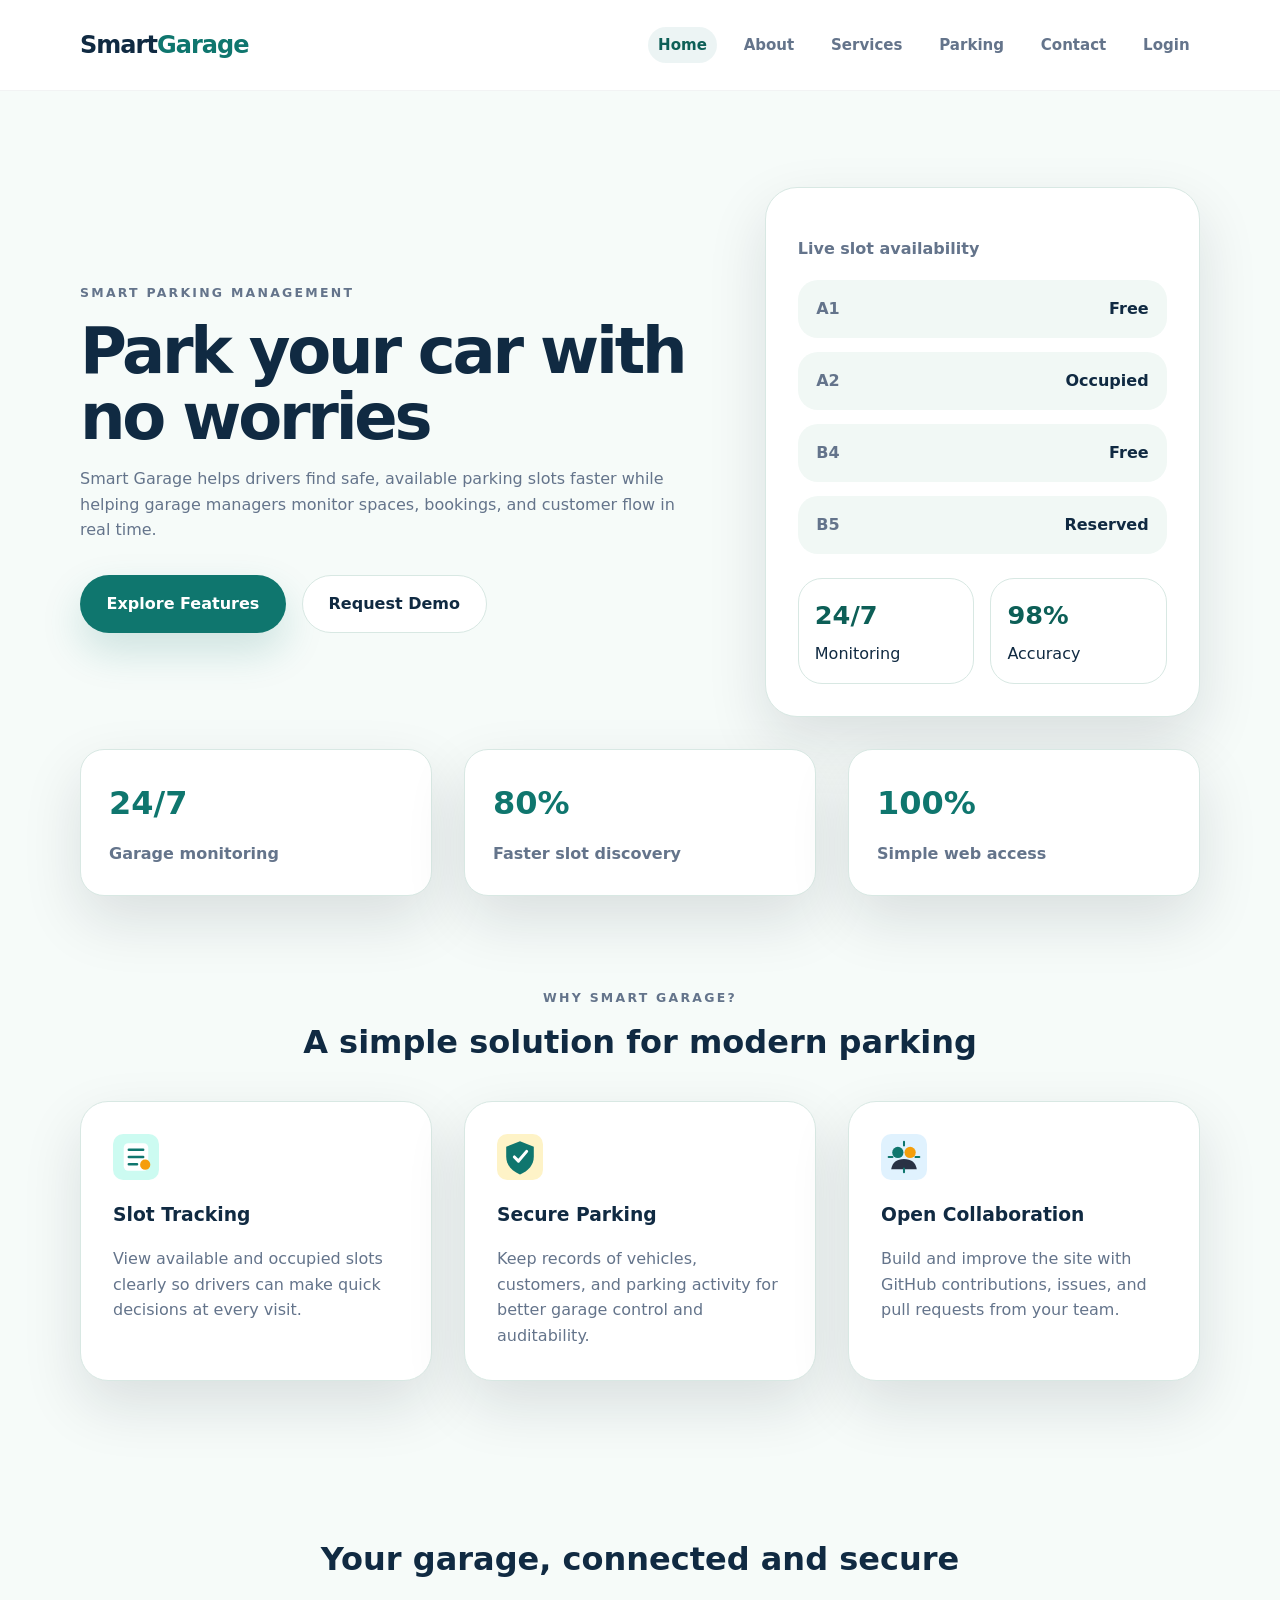
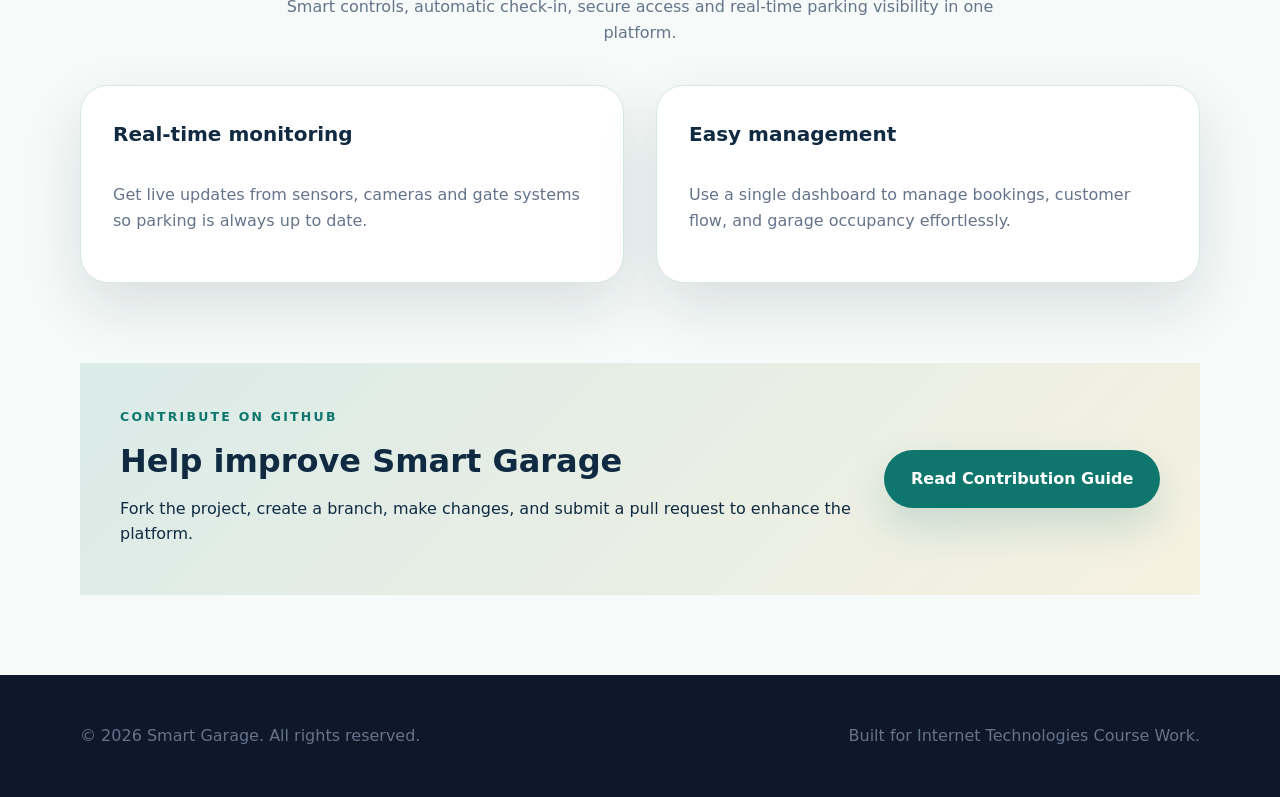
<file: index.html>
<!DOCTYPE html>
<html lang="en">
<head>
  <meta charset="UTF-8" />
  <meta name="viewport" content="width=device-width, initial-scale=1.0" />
  <title>Smart Garage | Park your car with no worries</title>
  <link rel="stylesheet" href="Assets/css/styles.css" />
</head>
<body>
  <header class="site-header">
    <nav class="navbar container">
      <a class="logo" href="index.html">Smart<span>Garage</span></a>
      <button class="menu-toggle" aria-label="Open navigation">☰</button>
      <ul class="nav-links">
        <li><a href="index.html" class="active">Home</a></li>
        <li><a href="about.html">About</a></li>
        <li><a href="services.html">Services</a></li>
        <li><a href="parking.html">Parking</a></li>
        <li><a href="contact.html">Contact</a></li>
        <li><a href="login.html">Login</a></li>
      </ul>
    </nav>
  </header>

  <main>
    <section class="page-hero">
      <div class="container hero-grid">
        <div class="hero-copy">
          <p class="eyebrow">Smart Parking Management</p>
          <h1>Park your car with no worries</h1>
          <p>Smart Garage helps drivers find safe, available parking slots faster while helping garage managers monitor spaces, bookings, and customer flow in real time.</p>
          <div class="hero-actions">
            <a href="services.html" class="btn btn-primary">Explore Features</a>
            <a href="contact.html" class="btn btn-secondary">Request Demo</a>
          </div>
        </div>

      
          <div class="hero-card">
            <p class="hero-card-title">Live slot availability</p>
            <div class="slots-grid">
              <div><span class="slot-label">A1</span><strong>Free</strong></div>
              <div><span class="slot-label">A2</span><strong>Occupied</strong></div>
              <div><span class="slot-label">B4</span><strong>Free</strong></div>
              <div><span class="slot-label">B5</span><strong>Reserved</strong></div>
            </div>
            <div class="hero-info">
              <div><strong>24/7</strong><span>Monitoring</span></div>
              <div><strong>98%</strong><span>Accuracy</span></div>
            </div>
          </div>
        </div>
      </div>
    </section>

    <section class="stats container">
      <div class="stats-grid">
        <div class="stat-card"><strong>24/7</strong><span>Garage monitoring</span></div>
        <div class="stat-card"><strong>80%</strong><span>Faster slot discovery</span></div>
        <div class="stat-card"><strong>100%</strong><span>Simple web access</span></div>
      </div>
    </section>

    <section class="section container">
      <div class="section-heading">
        <p class="eyebrow">Why Smart Garage?</p>
        <h2>A simple solution for modern parking</h2>
      </div>
      <div class="feature-grid">
        <article class="card">
          <img class="feature-icon" src="Assets/Images/slot-tracking.svg" alt="Slot tracking icon" />
          <h3>Slot Tracking</h3>
          <p>View available and occupied slots clearly so drivers can make quick decisions at every visit.</p>
        </article>
        <article class="card">
          <img class="feature-icon" src="Assets/Images/secure-parking.svg" alt="Secure parking icon" />
          <h3>Secure Parking</h3>
          <p>Keep records of vehicles, customers, and parking activity for better garage control and auditability.</p>
        </article>
        <article class="card">
          <img class="feature-icon" src="Assets/Images/team-collaboration.svg" alt="Collaboration icon" />
          <h3>Open Collaboration</h3>
          <p>Build and improve the site with GitHub contributions, issues, and pull requests from your team.</p>
        </article>
      </div>
    </section>

    <section class="section container">
      <div class="section-heading">
        <h2>Your garage, connected and secure</h2>
        <p>Smart controls, automatic check-in, secure access and real-time parking visibility in one platform.</p>
      </div>
      <div class="info-grid">
        <div class="info-box">
          <h3>Real-time monitoring</h3>
          <p>Get live updates from sensors, cameras and gate systems so parking is always up to date.</p>
        </div>
        <div class="info-box">
          <h3>Easy management</h3>
          <p>Use a single dashboard to manage bookings, customer flow, and garage occupancy effortlessly.</p>
        </div>
      </div>
    </section>

    <section class="cta container">
      <div class="cta-card">
        <div>
          <p class="eyebrow">Contribute on GitHub</p>
          <h2>Help improve Smart Garage</h2>
          <p>Fork the project, create a branch, make changes, and submit a pull request to enhance the platform.</p>
        </div>
        <a href="README.md" class="btn btn-primary">Read Contribution Guide</a>
      </div>
    </section>
  </main>

  <footer class="footer">
    <div class="container footer-grid">
      <p>© 2026 Smart Garage. All rights reserved.</p>
      <p>Built for Internet Technologies Course Work.</p>
    </div>
  </footer>

  <script src="Assets/js/script.js"></script>
</body>
</html>
</file>
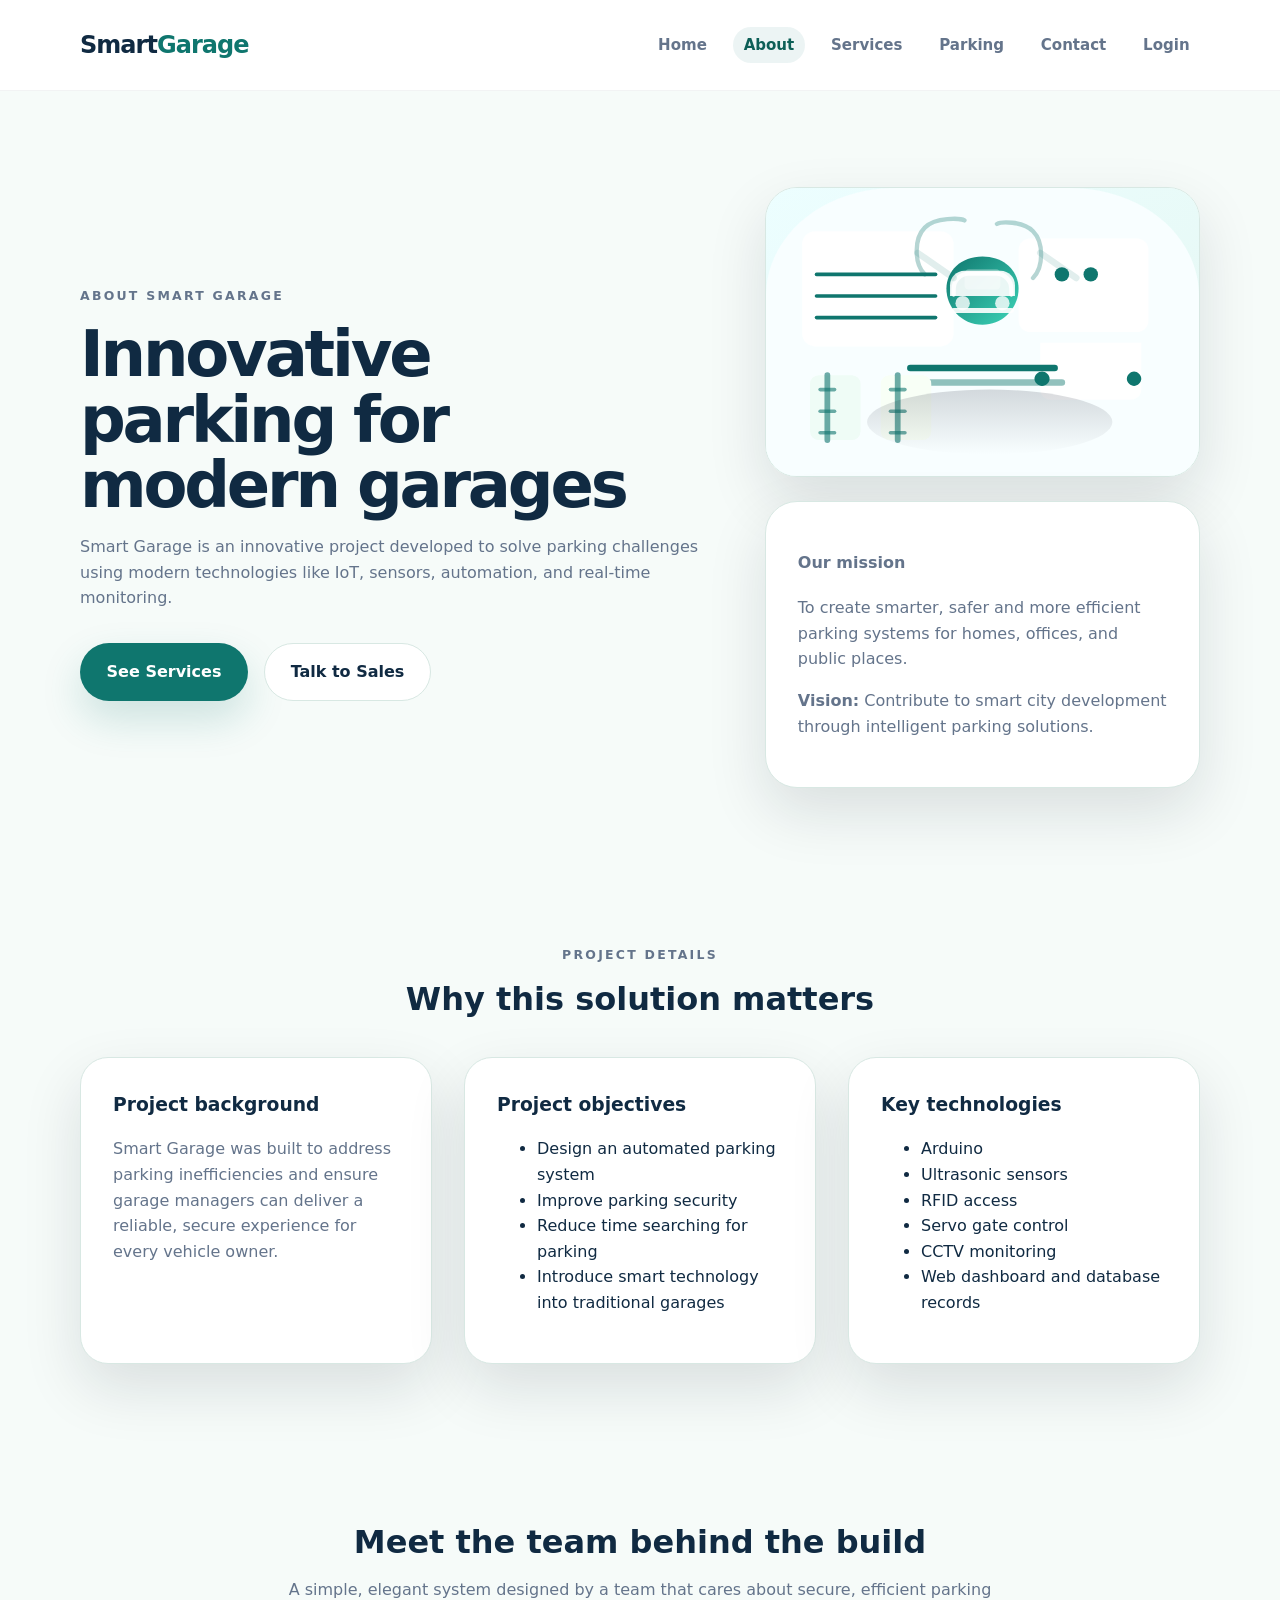
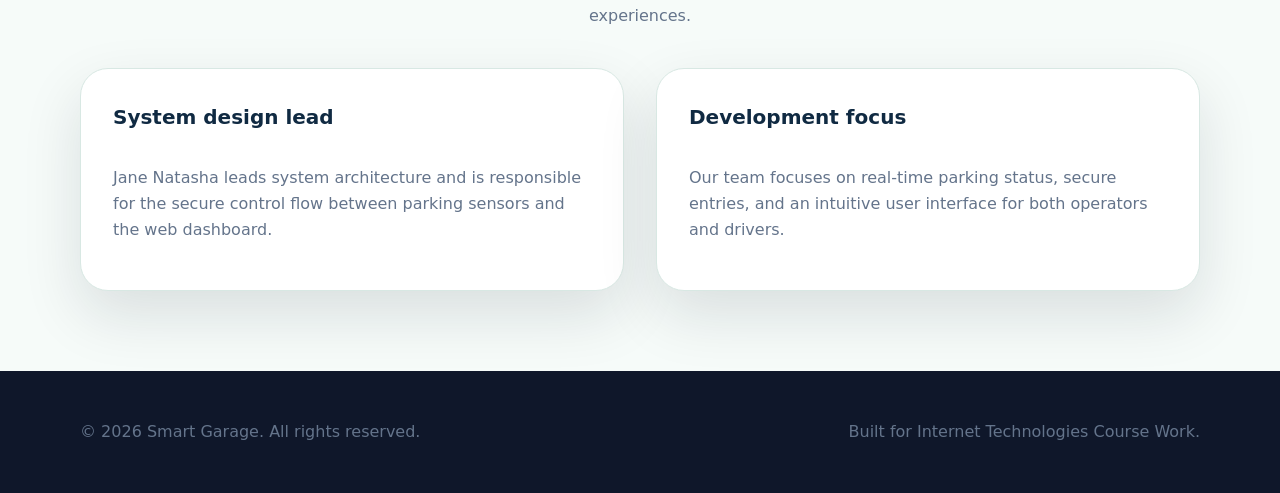
<file: About.html>
<!DOCTYPE html>
<html lang="en">
<head>
  <meta charset="UTF-8" />
  <meta name="viewport" content="width=device-width, initial-scale=1.0" />
  <title>About | Smart Garage</title>
  <link rel="stylesheet" href="Assets/css/styles.css" />
</head>
<body>
  <header class="site-header">
    <nav class="navbar container">
      <a class="logo" href="index.html">Smart<span>Garage</span></a>
      <button class="menu-toggle" aria-label="Open navigation">☰</button>
      <ul class="nav-links">
        <li><a href="index.html">Home</a></li>
        <li><a href="about.html" class="active">About</a></li>
        <li><a href="services.html">Services</a></li>
        <li><a href="parking.html">Parking</a></li>
        <li><a href="contact.html">Contact</a></li>
        <li><a href="login.html">Login</a></li>
      </ul>
    </nav>
  </header>

  <main>
    <section class="page-hero">
      <div class="container hero-grid">
        <div class="hero-copy">
          <p class="eyebrow">About Smart Garage</p>
          <h1>Innovative parking for modern garages</h1>
          <p>Smart Garage is an innovative project developed to solve parking challenges using modern technologies like IoT, sensors, automation, and real-time monitoring.</p>
          <div class="hero-actions">
            <a href="services.html" class="btn btn-primary">See Services</a>
            <a href="contact.html" class="btn btn-secondary">Talk to Sales</a>
          </div>
        </div>
        <div class="hero-panel">
          <div class="hero-image">
            <img src="Assets/Images/hero-illustration.svg" alt="Smart Garage parking illustration" />
          </div>
          <div class="hero-card">
            <p class="hero-card-title">Our mission</p>
            <p>To create smarter, safer and more efficient parking systems for homes, offices, and public places.</p>
            <p><strong>Vision:</strong> Contribute to smart city development through intelligent parking solutions.</p>
          </div>
        </div>
      </div>
    </section>

    <section class="section container">
      <div class="section-heading">
        <p class="eyebrow">Project details</p>
        <h2>Why this solution matters</h2>
      </div>
      <div class="feature-grid">
        <article class="card">
          <h3>Project background</h3>
          <p>Smart Garage was built to address parking inefficiencies and ensure garage managers can deliver a reliable, secure experience for every vehicle owner.</p>
        </article>
        <article class="card">
          <h3>Project objectives</h3>
          <ul class="check-list">
            <li>Design an automated parking system</li>
            <li>Improve parking security</li>
            <li>Reduce time searching for parking</li>
            <li>Introduce smart technology into traditional garages</li>
          </ul>
        </article>
        <article class="card">
          <h3>Key technologies</h3>
          <ul class="check-list">
            <li>Arduino</li>
            <li>Ultrasonic sensors</li>
            <li>RFID access</li>
            <li>Servo gate control</li>
            <li>CCTV monitoring</li>
            <li>Web dashboard and database records</li>
          </ul>
        </article>
      </div>
    </section>

    <section class="section container">
      <div class="section-heading">
        <h2>Meet the team behind the build</h2>
        <p>A simple, elegant system designed by a team that cares about secure, efficient parking experiences.</p>
      </div>
      <div class="info-grid">
        <div class="info-box">
          <h3>System design lead</h3>
          <p>Jane Natasha leads system architecture and is responsible for the secure control flow between parking sensors and the web dashboard.</p>
        </div>
        <div class="info-box">
          <h3>Development focus</h3>
          <p>Our team focuses on real-time parking status, secure entries, and an intuitive user interface for both operators and drivers.</p>
        </div>
      </div>
    </section>
  </main>

  <footer class="footer">
    <div class="container footer-grid">
      <p>© 2026 Smart Garage. All rights reserved.</p>
      <p>Built for Internet Technologies Course Work.</p>
    </div>
  </footer>

  <script src="Assets/js/script.js"></script>
</body>
</html>
</file>
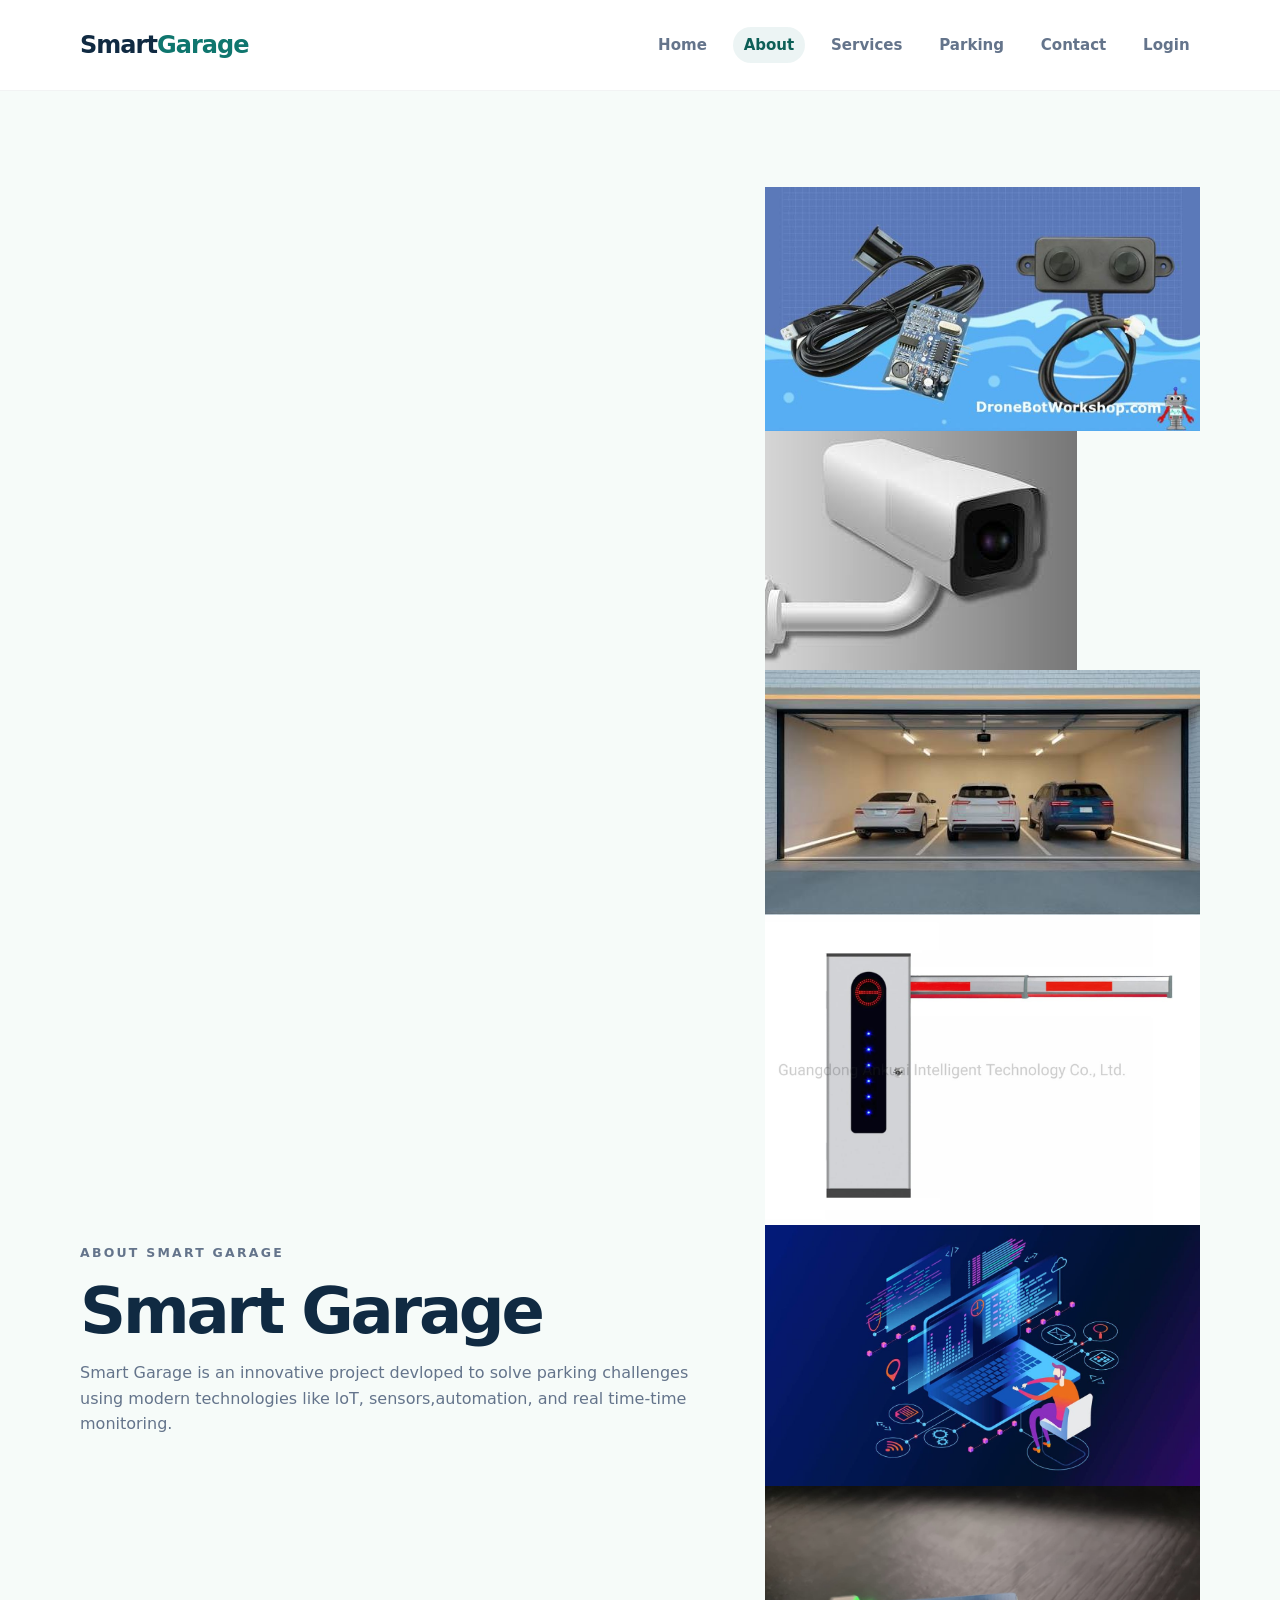
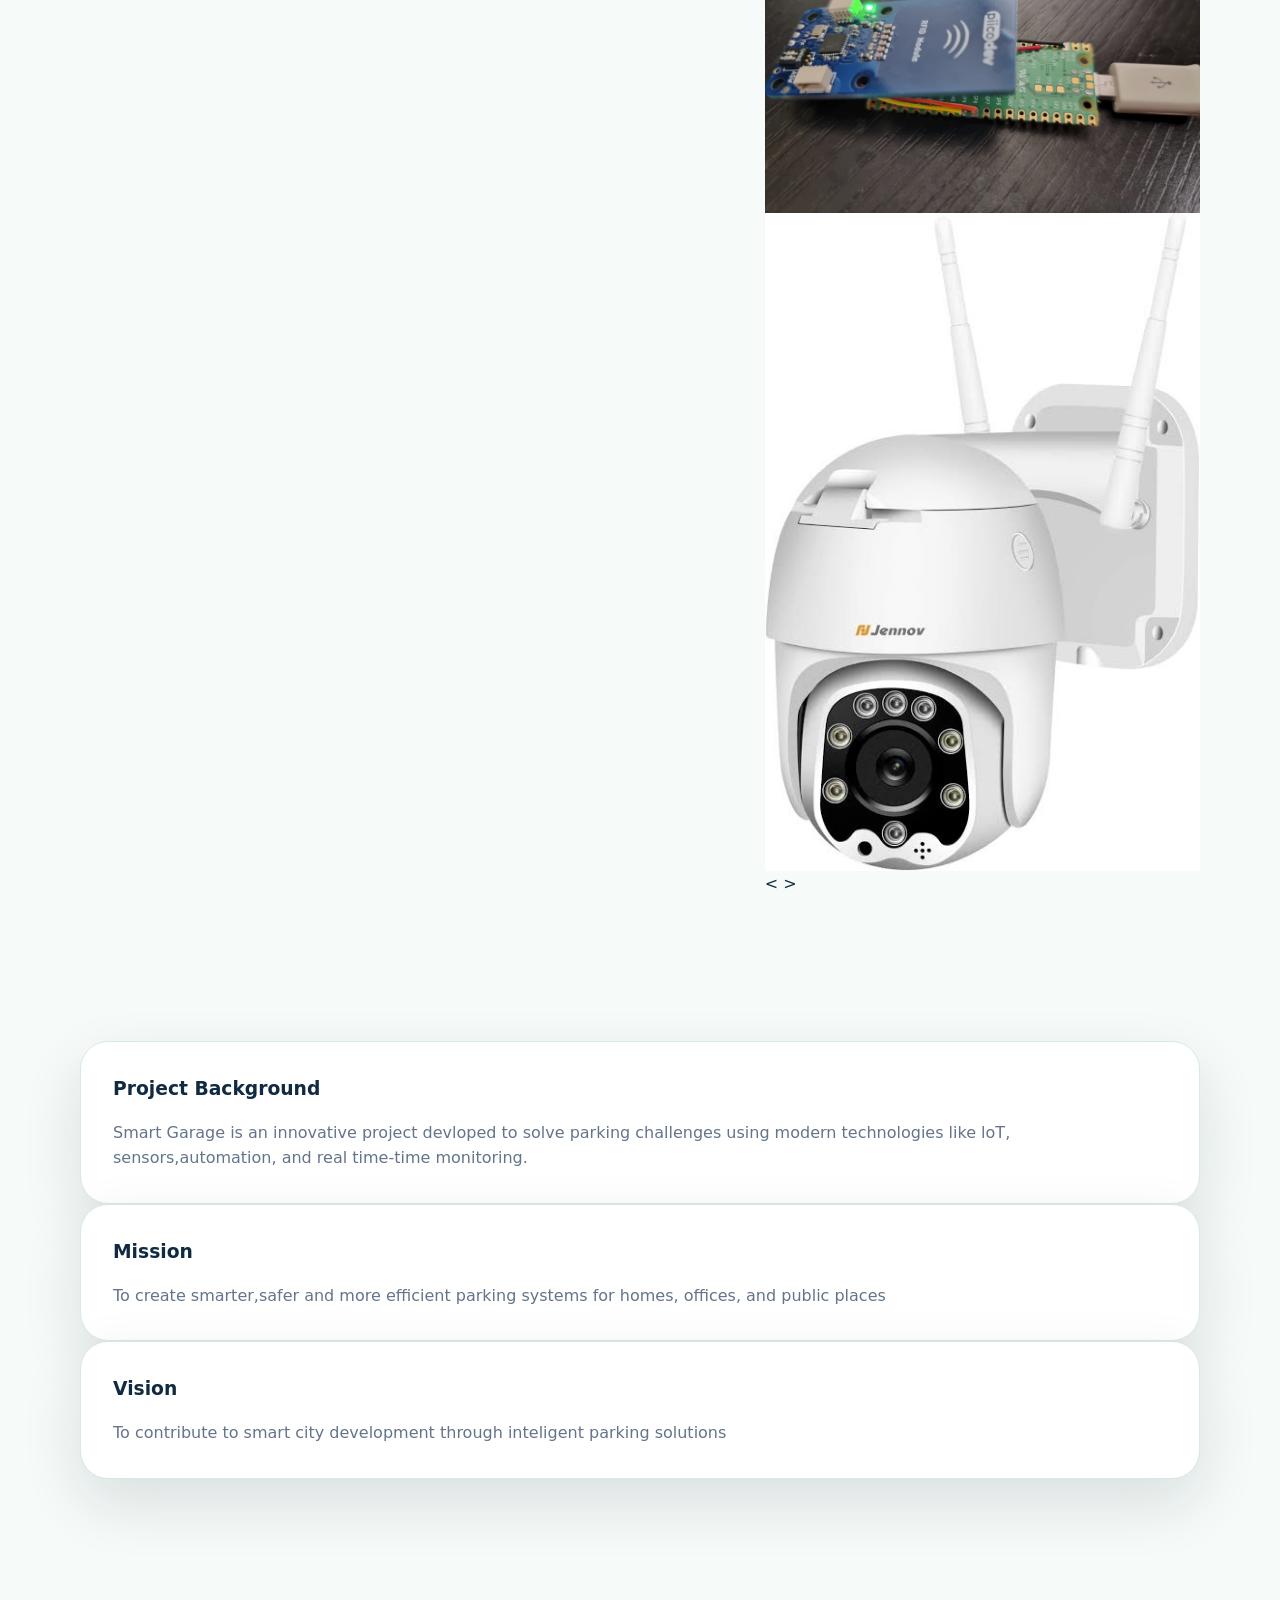
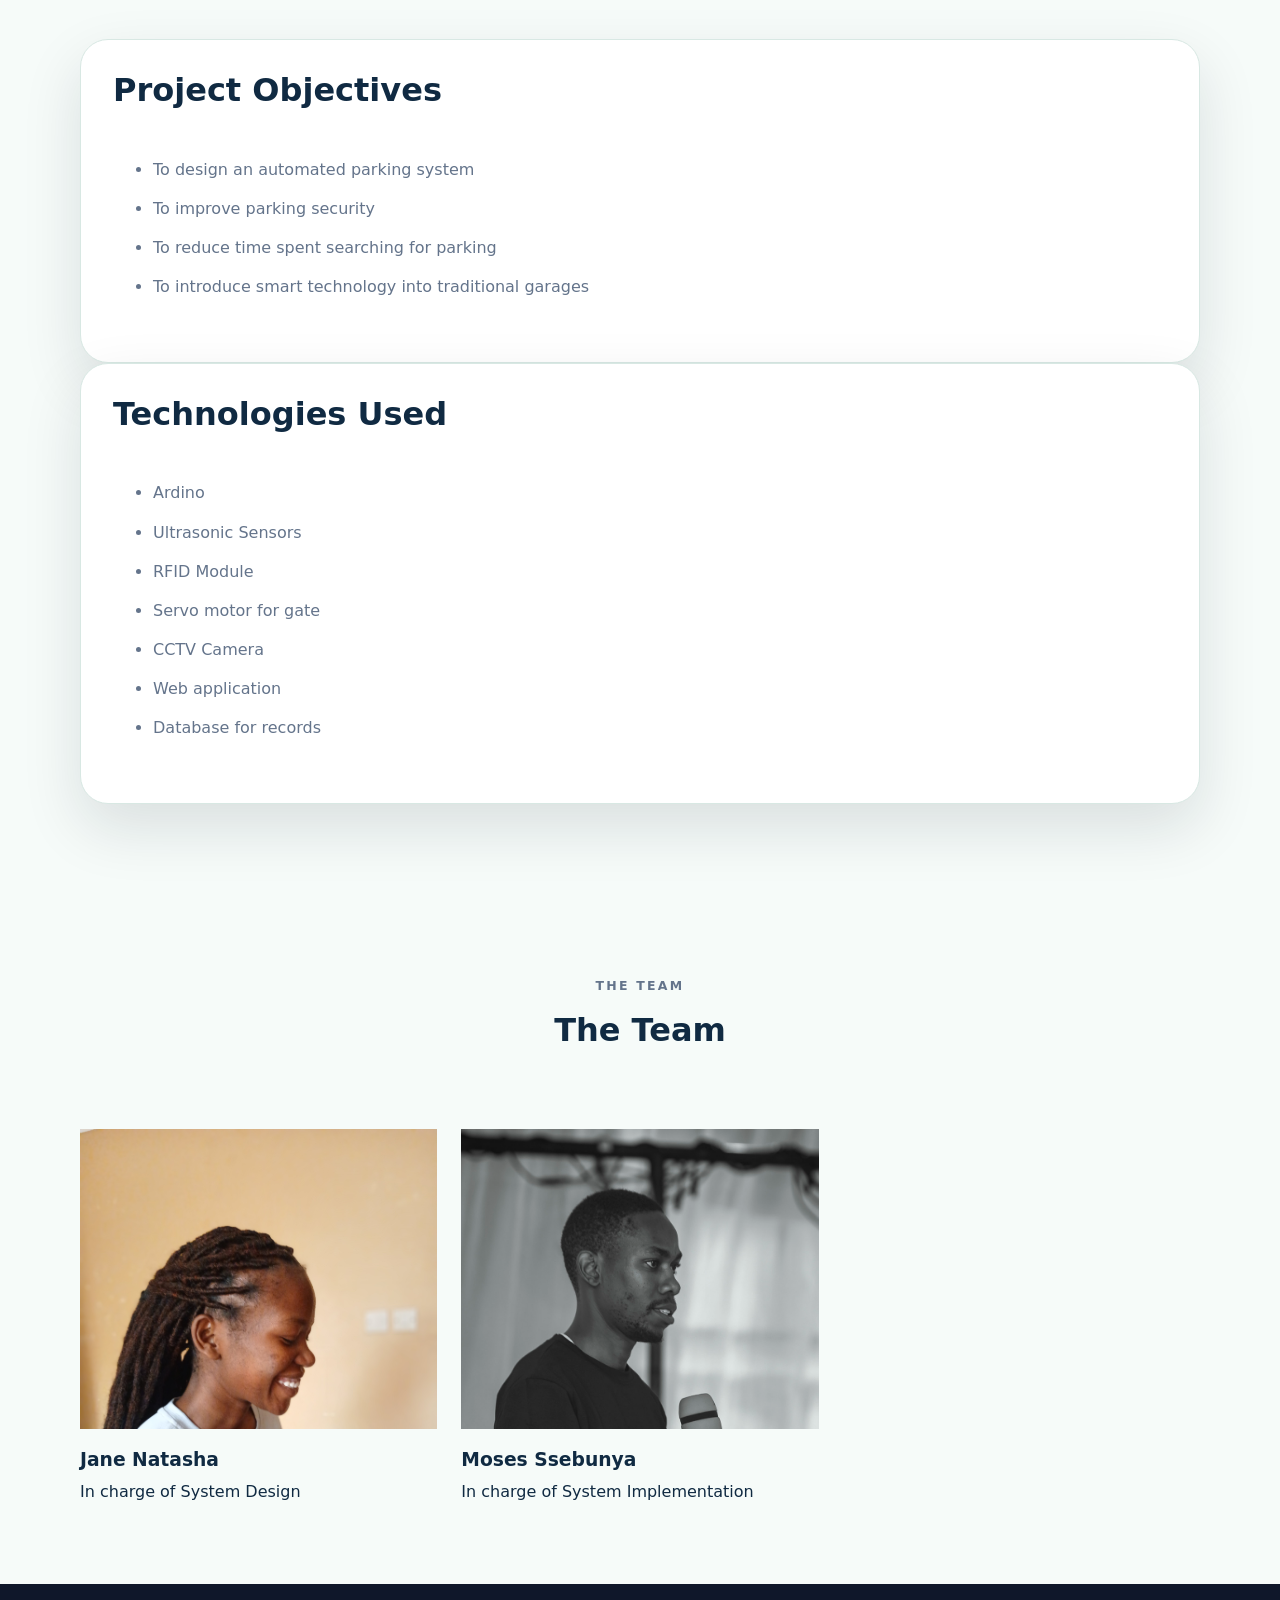
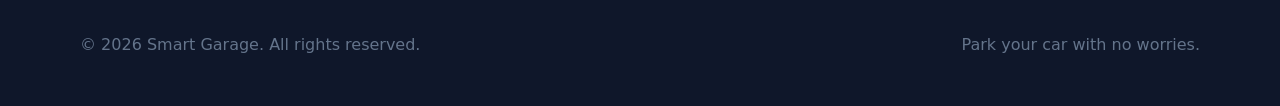
<file: about.html>
<!DOCTYPE html>
<html lang="en">
<head>
  <meta charset="UTF-8" />
  <meta name="viewport" content="width=device-width, initial-scale=1.0" />
  <title>About | Smart Garage</title>
  <link rel="stylesheet" href="Assets/css/styles.css" />
</head>
<body>
  <header class="site-header">
    <nav class="navbar container">
      <a class="logo" href="index.html">Smart<span>Garage</span></a>
      <button class="menu-toggle" aria-label="Open navigation">☰</button>
      <ul class="nav-links">
        <li><a href="index.html" class="">Home</a></li>
<li><a href="about.html" class="active">About</a></li>
<li><a href="services.html" class="">Services</a></li>
<li><a href="parking.html" class="">Parking</a></li>
<li><a href="contact.html" class="">Contact</a></li>
        <li><a href="login.html">Login</a></li>
      </ul>
    </nav>
  </header>

  <main>
    <section class="page-hero">
      <div class="container hero-grid">
        <div>
          <p class="eyebrow">About Smart Garage</p>
          <h1>Smart Garage</h1>
          <p class="lead">Smart Garage is an innovative project devloped to solve parking challenges using modern technologies like loT, sensors,automation, and real time-time monitoring.</p>
        </div>
        <div class="slideshow-container">
          <div class="slides"><img src="Assets/Images/ardino.jpeg" alt="Arduino"></div>
          <div class="slides"><img src="Assets/Images/cameras.jpeg" alt="cameras"></div>
          <div class="slides"><img src="Assets/Images/cars in a garage.jpeg" alt="cars in a garage"></div>
          <div class="slides"><img src="Assets/Images/gate.jpeg" alt="gate"></div>
          <div class="slides"><img src="Assets/Images/networking.jpeg" alt="networking"></div>
          <div class="slides"><img src="Assets/Images/rfid.jpeg" alt="rfid"></div>
          <div class="slides"><img src="Assets/Images/CCTV camera.jpeg" alt="CCTV"></div>
          <a class="prev" onclick="plusSlides(-1)">&lt;</a>
          <a class="next" onclick="plusSlides(1)">&gt;</a>
        </div>
      </div>
    </section>

    <section class="section container">
      <div class="cards three-columns">
        <article class="card"><h3>Project Background</h3><p>Smart Garage is an innovative project devloped to solve parking challenges using modern technologies like loT, sensors,automation, and real time-time monitoring.</p></article>
        <article class="card"><h3>Mission</h3><p>To create smarter,safer and more efficient parking systems for homes, offices, and public places</p></article>
        <article class="card"><h3>Vision</h3><p>To contribute to smart city development through inteligent parking solutions</p></article>
      </div>
    </section>

    <section class="section container two-columns">
      <div class="info-box"><h2>Project Objectives</h2><ul class="check-list"><li>To design an automated parking system</li><li>To improve parking security</li><li>To reduce time spent searching for parking</li><li>To introduce smart technology into traditional garages</li></ul></div>
      <div class="info-box"><h2>Technologies Used</h2><ul class="check-list"><li>Ardino</li><li>Ultrasonic Sensors</li><li>RFID Module</li><li>Servo motor for gate</li><li>CCTV Camera</li><li>Web application</li><li>Database for records</li></ul></div>
    </section>

 <section class="section container" style="display: grid; grid-template-columns: repeat(auto-fit, minmax(min(100%, 350px), 1fr)); gap: 24px;">
  
  <!-- Heading spans across both columns on desktop -->
  <div class="section-heading" style="grid-column: 1 / -1;">
    <p class="eyebrow">The Team</p>
    <h2>The Team</h2>
  </div>
  
  <!-- Card 1: Natasha -->
  <div class="team-card" style="display: flex; flex-direction: column; gap: 16px;">
    <img src="Assets/Images/Natasha.jpg" alt="Jane Natasha" style="width: 100%; height: 300px; object-fit: cover; object-position: top center;">
    <div>
      <h3 style="margin: 0 0 4px 0;">Jane Natasha</h3>
      <p style="margin: 0;">In charge of System Design</p>
    </div>
  </div>
  
  <!-- Card 2: Moses -->
  <div class="team-card" style="display: flex; flex-direction: column; gap: 16px;">
    <img src="Assets/Images/Moses.jpg" alt="Moses Ssebunya" style="width: 100%; height: 300px; object-fit: cover; object-position: top center;">
    <div>
      <h3 style="margin: 0 0 4px 0;">Moses Ssebunya</h3>
      <p style="margin: 0;">In charge of System Implementation</p>
    </div>
  </div>

</section>
  </main>

  <footer class="footer">
    <div class="container footer-grid">
      <p>© 2026 Smart Garage. All rights reserved.</p>
      <p>Park your car with no worries.</p>
    </div>
  </footer>

  <script src="Assets/js/script.js"></script>
</body>
</html>
</file>
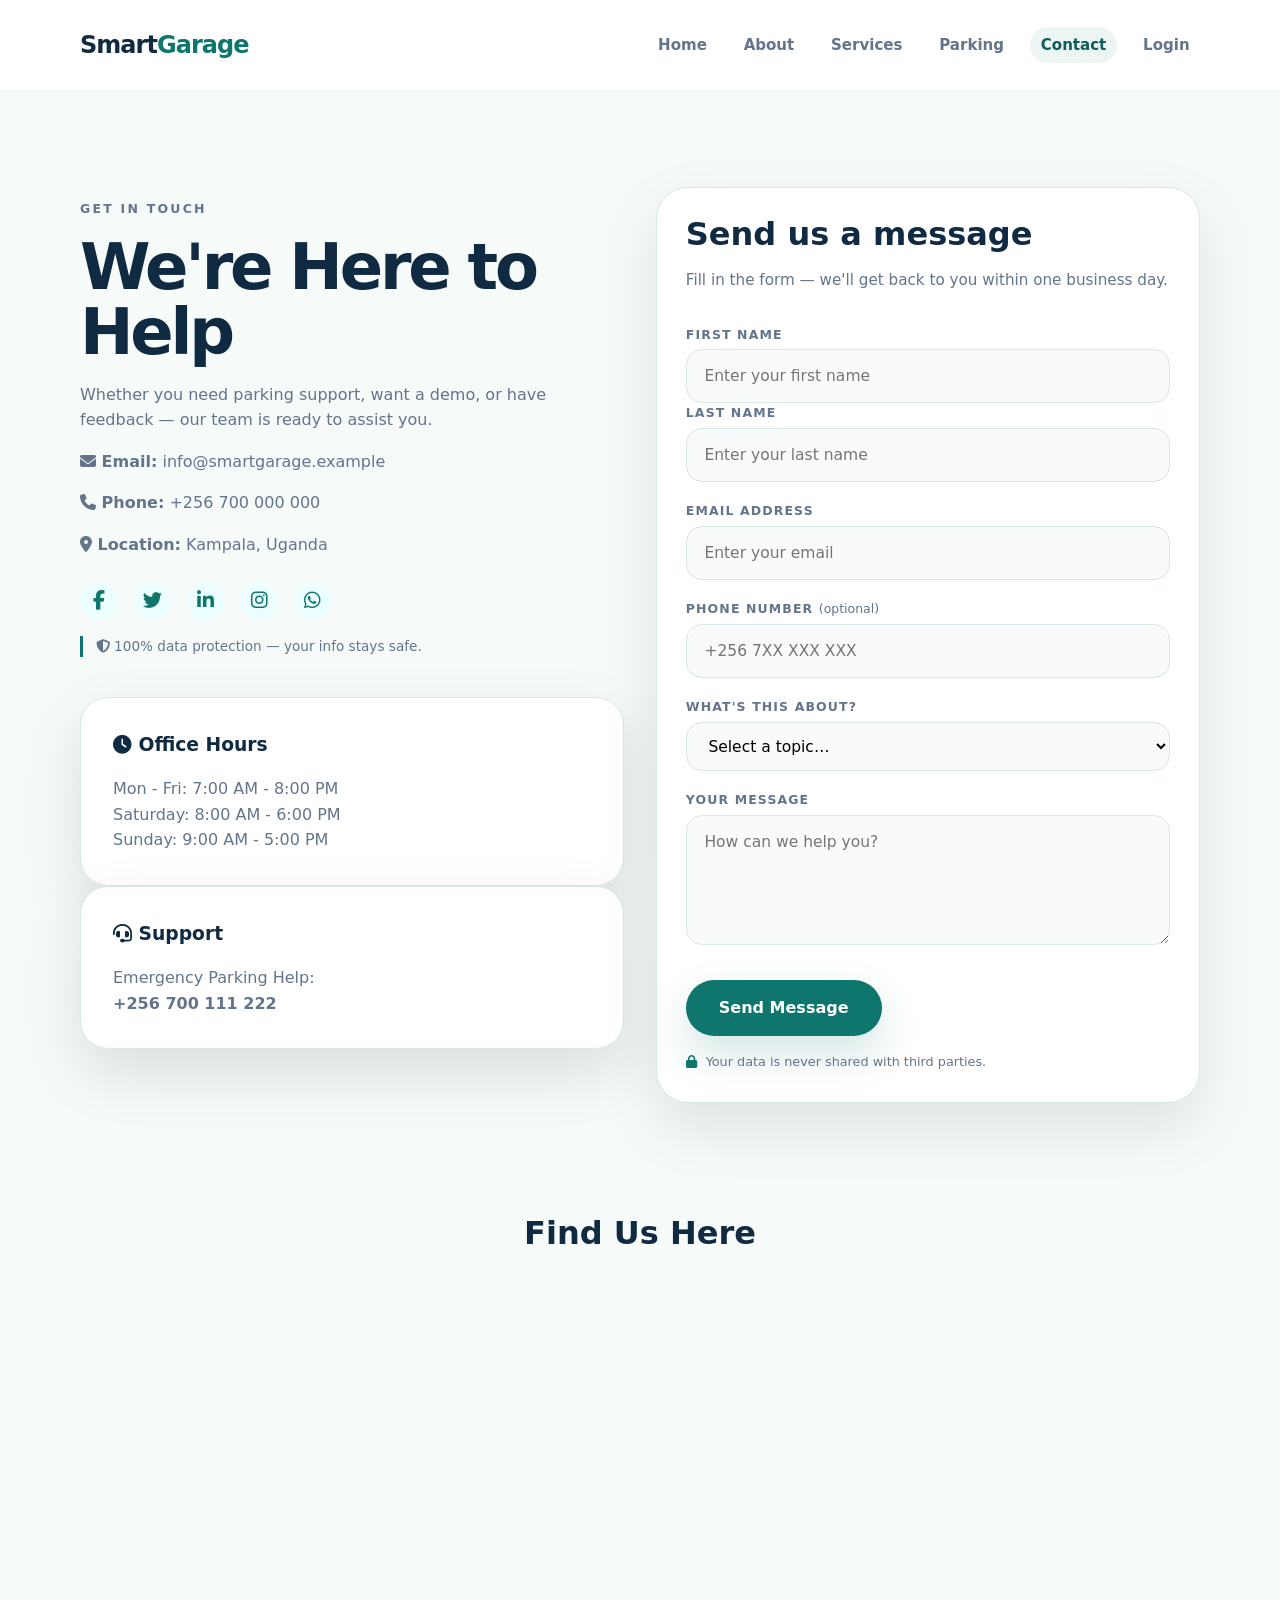
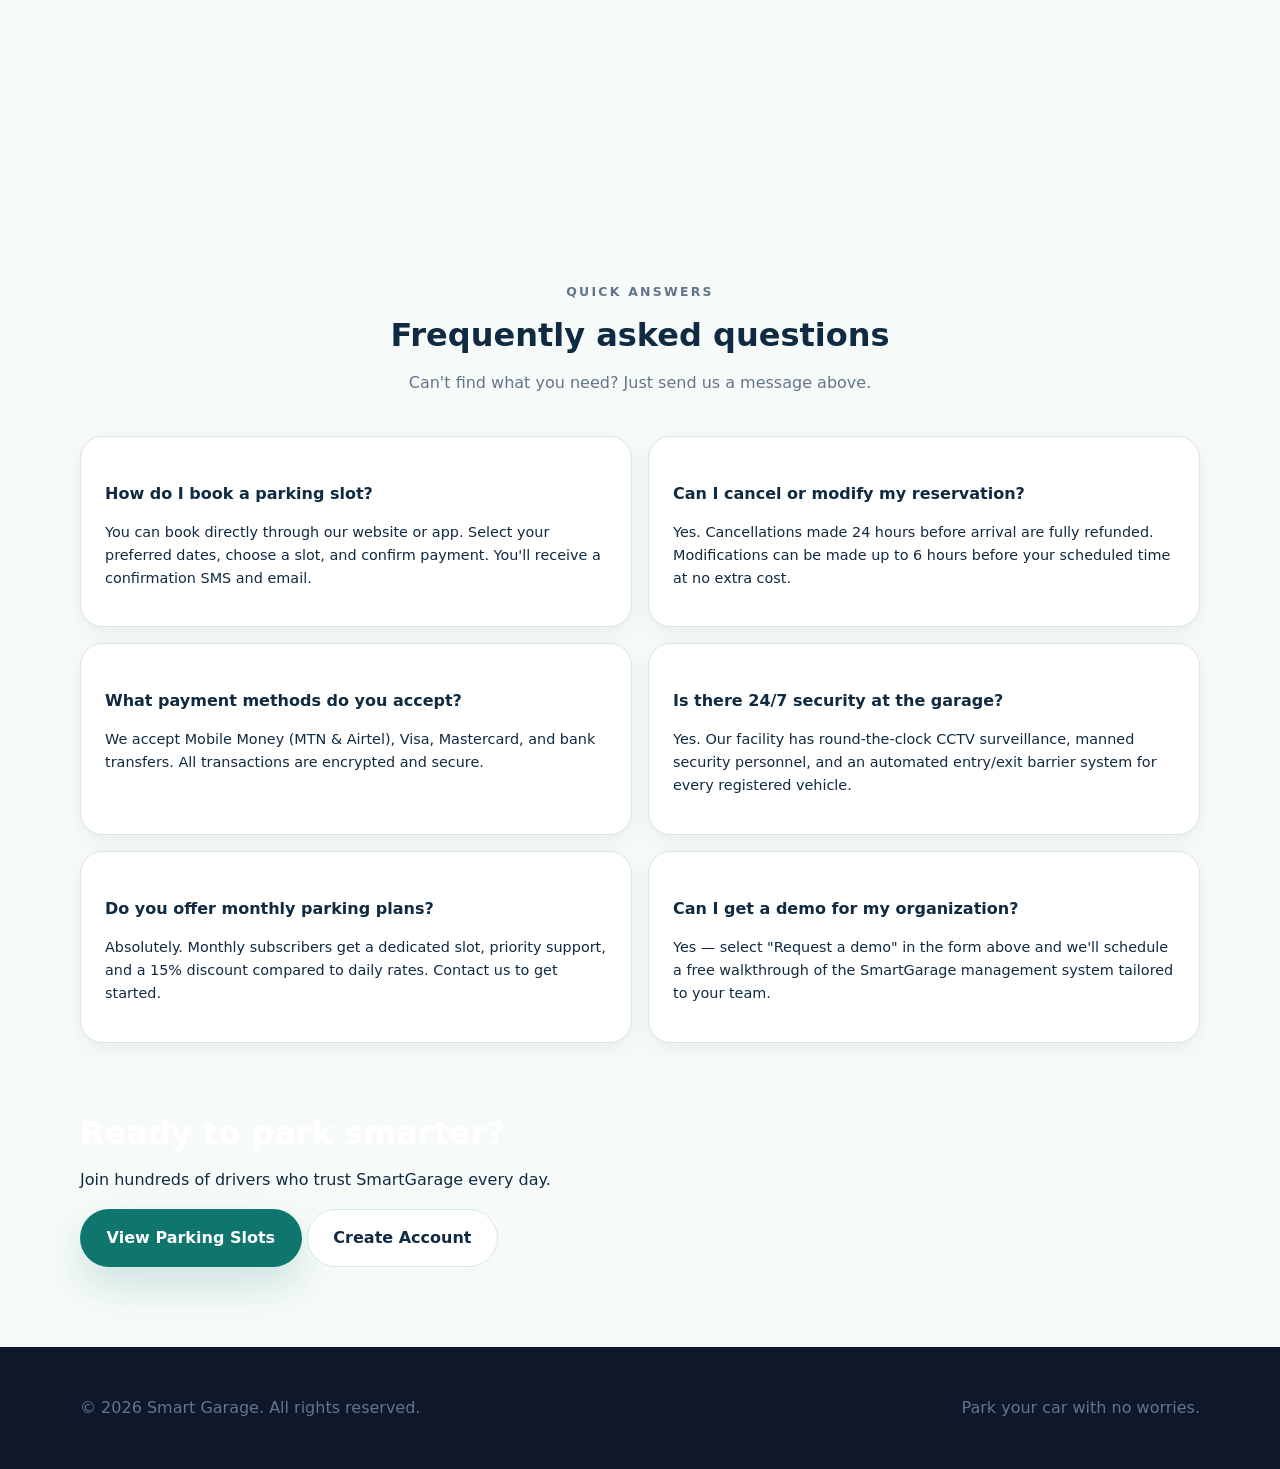
<file: contact.html>
<!doctype html>
<html lang="en">
  <head>
    <meta charset="UTF-8" />
    <meta name="viewport" content="width=device-width, initial-scale=1.0" />
    <title>Contact Us | Smart Garage</title>
    <link rel="stylesheet" href="Assets/css/styles.css" />
    
    <!-- Font Awesome for icons -->
    <link
      rel="stylesheet"
      href="https://cdnjs.cloudflare.com/ajax/libs/font-awesome/6.6.0/css/all.min.css"
    />
    <style>
      .faq-section {
        padding: 3.5rem 0 4.5rem;
      }
      .faq-grid {
        display: grid;
        grid-template-columns: repeat(2, 1fr);
        gap: 1rem;
        margin-top: 2rem;
      }
      .faq-item {
        background: #fff;
        border: 1px solid var(--border);
        border-radius: 1.4rem;
        padding: 1.4rem 1.5rem;
        box-shadow: 0 6px 20px rgba(15, 23, 42, 0.05);
      }
      .faq-item h4 {
        margin-bottom: 0.5rem;
        font-size: 1rem;
      }
      .faq-item p {
        font-size: 0.9rem;
      }
      .contact-card {
        background: #fff;
        border: 1px solid var(--border);
        border-radius: 2rem;
        padding: 1.8rem;
        box-shadow: 0 24px 60px rgba(15, 23, 42, 0.1);
      }
      .contact-card h2 {
        margin-bottom: 0.25rem;
      }
      .contact-card .sub {
        color: var(--muted);
        margin-bottom: 2rem;
        font-size: 0.95rem;
      }
      .field-group {
        display: grid;
        gap: 1.2rem;
      }
      .field-group label {
        font-size: 0.78rem;
        text-transform: uppercase;
        letter-spacing: 0.09em;
        font-weight: 800;
        color: var(--muted);
        margin-bottom: 0.3rem;
        display: block;
      }
      .field-group input,
      .field-group textarea,
      .field-group select {
        border-radius: 1rem;
        border: 1.5px solid var(--border);
        padding: 0.85rem 1.1rem;
        font: inherit;
        font-size: 0.97rem;
        transition:
          border-color 0.2s,
          box-shadow 0.2s;
        width: 100%;
        background: #f8fafc;
      }
      .field-group input:focus,
      .field-group textarea:focus,
      .field-group select:focus {
        outline: none;
        border-color: var(--primary);
        box-shadow: 0 0 0 3px #99f6e4;
        background: #fff;
      }
      .field-group textarea {
        resize: vertical;
        min-height: 130px;
      }
      .submit-row {
        display: flex;
        align-items: center;
        gap: 1rem;
        margin-top: 0.5rem;
        flex-wrap: wrap;
      }
      .submit-row small {
        color: var(--muted);
        font-size: 0.8rem;
      }
      .social-links a {
        display: inline-flex;
        align-items: center;
        justify-content: center;
        background: #ecfeff;
        width: 38px;
        height: 38px;
        border-radius: 999px;
        margin-right: 0.65rem;
        transition: all 0.2s;
        color: var(--primary);
        font-size: 1.2rem;
      }
      .social-links a:hover {
        background: var(--primary);
        color: white;
        transform: scale(1.05);
      }

      .contact-grid {
        align-items: start;
      }
    </style>
  </head>
  <body>
    <header class="site-header">
      <nav class="navbar container">
        <a class="logo" href="index.html">Smart<span>Garage</span></a>
        <button class="menu-toggle" aria-label="Open navigation">☰</button>
        <ul class="nav-links">
          <li><a href="index.html">Home</a></li>
          <li><a href="about.html">About</a></li>
          <li><a href="services.html">Services</a></li>
          <li><a href="parking.html">Parking</a></li>
          <li><a href="contact.html" class="active">Contact</a></li>
          <li><a href="login.html">Login</a></li>
        </ul>
      </nav>
    </header>
    <main>
      <section class="page-hero">
        <div class="container contact-grid">
          <!-- Left Column: Info -->
          <div>
            <p class="eyebrow">Get in Touch</p>
            <h1>We're Here to Help</h1>
            <p class="lead">
              Whether you need parking support, want a demo, or have feedback —
              our team is ready to assist you.
            </p>
            <div class="contact-details">
              <p>
                <strong><i class="fas fa-envelope"></i> Email:</strong>
                info@smartgarage.example
              </p>
              <p>
                <strong><i class="fas fa-phone"></i> Phone:</strong> +256 700
                000 000
              </p>
              <p>
                <strong><i class="fas fa-map-marker-alt"></i> Location:</strong>
                Kampala, Uganda
              </p>
              <!-- Social links -->
              <div class="social-links" style="margin-top: 1.5rem">
                <a
                  href="https://www.facebook.com"
                  target="_blank"
                  rel="noopener noreferrer"
                  aria-label="Facebook"
                  ><i class="fab fa-facebook-f"></i
                ></a>
                <a
                  href="https://www.x.com"
                  target="_blank"
                  rel="noopener noreferrer"
                  aria-label="Twitter"
                  ><i class="fab fa-twitter"></i
                ></a>
                <a
                  href="https://www.linkedin.com"
                  target="_blank"
                  rel="noopener noreferrer"
                  aria-label="LinkedIn"
                  ><i class="fab fa-linkedin-in"></i
                ></a>
                <a
                  href="https://www.instagram.com"
                  target="_blank"
                  rel="noopener noreferrer"
                  aria-label="Instagram"
                  ><i class="fab fa-instagram"></i
                ></a>
                <a
                  href="https://wa.me/256700000000"
                  target="_blank"
                  rel="noopener noreferrer"
                  aria-label="WhatsApp"
                  ><i class="fab fa-whatsapp"></i
                ></a>
              </div>
            </div>
            <p
              style="
                font-size: 0.85rem;
                margin-top: 1rem;
                border-left: 3px solid var(--primary);
                padding-left: 0.8rem;
              "
            >
              <i class="fas fa-shield-alt"></i> 100% data protection — your info
              stays safe.
            </p>
            <!-- Two information cards -->
            <div class="two-columns" style="margin-top: 2.5rem; gap: 1rem">
              <div class="card">
                <h3><i class="fas fa-clock"></i> Office Hours</h3>
                <p>
                  Mon - Fri: 7:00 AM - 8:00 PM<br />
                  Saturday: 8:00 AM - 6:00 PM<br />
                  Sunday: 9:00 AM - 5:00 PM
                </p>
              </div>
              <div class="card">
                <h3><i class="fas fa-headset"></i> Support</h3>
                <p>
                  Emergency Parking Help:<br />
                  <strong>+256 700 111 222</strong>
                </p>
              </div>
            </div>
          </div>

          <!-- Right Column: Contact Form -->
          <div class="contact-card">
            <h2>Send us a message</h2>
            <p class="sub">
              Fill in the form — we'll get back to you within one business day.
            </p>
            <form action="contact.php" method="POST" novalidate>
              <div class="field-group">
                <div class="form-row">
                  <div>
                    <label for="fname">First name</label>
                    <input
                      type="text"
                      id="fname"
                      name="first_name"
                      placeholder="Enter your first name"
                      required
                    />
                  </div>
                  <div>
                    <label for="lname">Last name</label>
                    <input
                      type="text"
                      id="lname"
                      name="last_name"
                      placeholder="Enter your last name"
                      required
                    />
                  </div>
                </div>
                <div>
                  <label for="email">Email address</label>
                  <input
                    type="email"
                    id="email"
                    name="email"
                    placeholder="Enter your email"
                    required
                  />
                </div>
                <div>
                  <label for="phone"
                    >Phone number
                    <span
                      style="
                        font-weight: 400;
                        text-transform: none;
                        letter-spacing: 0;
                      "
                      >(optional)</span
                    ></label
                  >
                  <input
                    type="tel"
                    id="phone"
                    name="phone"
                    placeholder="+256 7XX XXX XXX"
                  />
                </div>
                <div>
                  <label for="reason">What's this about?</label>
                  <select id="reason" name="reason" required>
                    <option value="" disabled selected>Select a topic…</option>
                    <option value="parking">Parking reservation</option>
                    <option value="demo">Request a demo</option>
                    <option value="billing">Billing question</option>
                    <option value="feedback">Feedback</option>
                    <option value="other">Other</option>
                  </select>
                </div>
                <div>
                  <label for="message">Your message</label>
                  <textarea
                    id="message"
                    name="message"
                    placeholder="How can we help you?"
                    required
                  ></textarea>
                </div>
                <div class="submit-row">
                  <button
                    type="submit"
                    class="btn btn-primary"
                    style="padding: 0.9rem 2rem"
                  >
                    Send Message
                  </button>
                  <small
                    ><i
                      class="fas fa-lock"
                      style="color: var(--primary); margin-right: 0.3rem"
                    ></i>
                    Your data is never shared with third parties.</small
                  >
                </div>
              </div>
            </form>
          </div>
        </div>
      </section>

      <!-- Google Maps -->
      <section class="section" style="padding-top: 3rem">
        <div class="container">
          <h2 style="text-align: center; margin-bottom: 1.5rem">
            Find Us Here
          </h2>
          <div
            class="table-wrap"
            style="border-radius: 1.5rem; overflow: hidden"
          >
            <iframe
              src="https://www.google.com/maps/embed?pb=!1m18!1m12!1m3!1d3989.7437812971844!2d32.623439474964644!3d0.34994279964660343!2m3!1f0!2f0!3f0!3m2!1i1024!2i768!4f13.1!3m3!1m2!1s0x177dbc64e3f43b67%3A0x6007ecfb906f37f3!2sKyambogo%20University!5e0!3m2!1sen!2sug!4v1716380000000!5m2!1sen!2sug"
              width="100%"
              height="450"
              style="border: 0"
              allowfullscreen=""
              loading="lazy"
              referrerpolicy="no-referrer-when-downgrade"
            >
            </iframe>
          </div>
        </div>
      </section>

      <!-- FAQ section -->
      <section class="faq-section">
        <div class="container">
          <div class="section-heading">
            <p class="eyebrow">Quick answers</p>
            <h2>Frequently asked questions</h2>
            <p class="lead">
              Can't find what you need? Just send us a message above.
            </p>
          </div>
          <div class="faq-grid">
            <div class="faq-item">
              <h4>How do I book a parking slot?</h4>
              <p>
                You can book directly through our website or app. Select your
                preferred dates, choose a slot, and confirm payment. You'll
                receive a confirmation SMS and email.
              </p>
            </div>
            <div class="faq-item">
              <h4>Can I cancel or modify my reservation?</h4>
              <p>
                Yes. Cancellations made 24 hours before arrival are fully
                refunded. Modifications can be made up to 6 hours before your
                scheduled time at no extra cost.
              </p>
            </div>
            <div class="faq-item">
              <h4>What payment methods do you accept?</h4>
              <p>
                We accept Mobile Money (MTN & Airtel), Visa, Mastercard, and
                bank transfers. All transactions are encrypted and secure.
              </p>
            </div>
            <div class="faq-item">
              <h4>Is there 24/7 security at the garage?</h4>
              <p>
                Yes. Our facility has round-the-clock CCTV surveillance, manned
                security personnel, and an automated entry/exit barrier system
                for every registered vehicle.
              </p>
            </div>
            <div class="faq-item">
              <h4>Do you offer monthly parking plans?</h4>
              <p>
                Absolutely. Monthly subscribers get a dedicated slot, priority
                support, and a 15% discount compared to daily rates. Contact us
                to get started.
              </p>
            </div>
            <div class="faq-item">
              <h4>Can I get a demo for my organization?</h4>
              <p>
                Yes — select "Request a demo" in the form above and we'll
                schedule a free walkthrough of the SmartGarage management system
                tailored to your team.
              </p>
            </div>
          </div>
        </div>
      </section>

      <!-- CTA strip -->
      <section class="cta">
        <div class="container">
          <div class="cta-box">
            <div>
              <h2 style="color: #fff; margin-bottom: 0.4rem">
                Ready to park smarter?
              </h2>
              <p>Join hundreds of drivers who trust SmartGarage every day.</p>
            </div>
            <div class="cta-actions">
              <a href="parking.html" class="btn btn-primary"
                >View Parking Slots</a
              >
              <a href="login.html" class="btn btn-secondary">Create Account</a>
            </div>
          </div>
        </div>
      </section>
    </main>
    <footer class="footer">
      <div class="container footer-grid">
        <p>© 2026 Smart Garage. All rights reserved.</p>
        <p>Park your car with no worries.</p>
      </div>
    </footer>
    <script src="Assets/js/script.js"></script>
  </body>
</html>
</file>
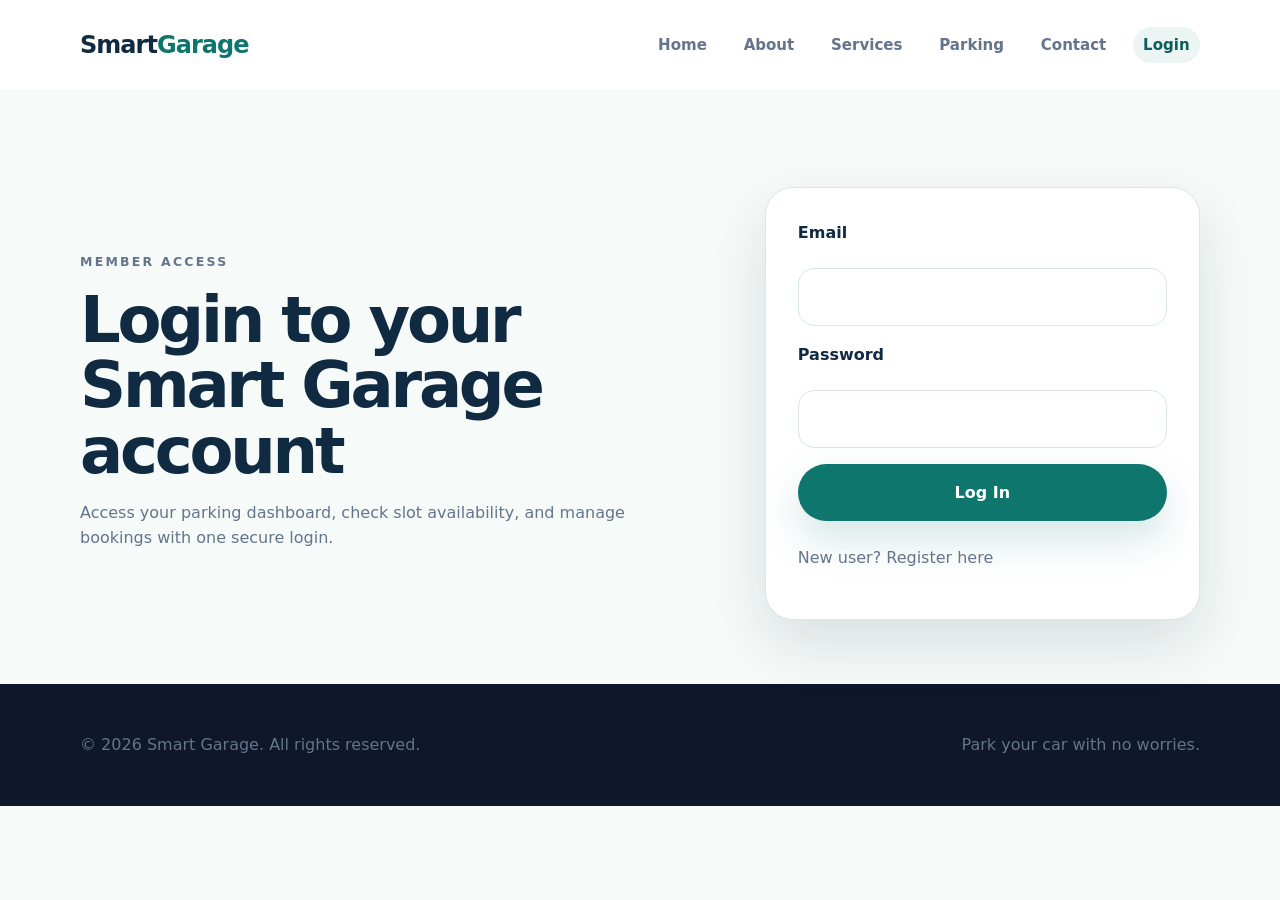
<file: login.html>
<!DOCTYPE html>
<html lang="en">
<head>
  <meta charset="UTF-8" />
  <meta name="viewport" content="width=device-width, initial-scale=1.0" />
  <title>Login | Smart Garage</title>
  <link rel="stylesheet" href="Assets/css/styles.css" />
</head>
<body>
  <header class="site-header">
    <nav class="navbar container">
      <a class="logo" href="index.html">Smart<span>Garage</span></a>
      <button class="menu-toggle" aria-label="Open navigation">☰</button>
      <ul class="nav-links">
        <li><a href="index.html">Home</a></li>
        <li><a href="about.html">About</a></li>
        <li><a href="services.html">Services</a></li>
        <li><a href="parking.html">Parking</a></li>
        <li><a href="contact.html">Contact</a></li>
        <li><a href="login.html" class="active">Login</a></li>
      </ul>
    </nav>
  </header>

  <main>
    <section class="page-hero">
      <div class="container hero-grid">
        <div class="hero-copy">
          <p class="eyebrow">Member access</p>
          <h1>Login to your Smart Garage account</h1>
          <p>Access your parking dashboard, check slot availability, and manage bookings with one secure login.</p>
        </div>
        <div class="hero-panel">
          <div class="form-card">
            <form action="services.html" method="get" class="contact-form">
              <label for="email">Email</label>
              <input type="email" id="email" name="email" required />
              <label for="password">Password</label>
              <input type="password" id="password" name="password" required />
              <button type="submit" class="btn btn-primary">Log In</button>
              <p class="form-note">New user? <a href="register.html">Register here</a></p>
            </form>
          </div>
        </div>
      </div>
    </section>
  </main>

  <footer class="footer">
    <div class="container footer-grid">
      <p>© 2026 Smart Garage. All rights reserved.</p>
      <p>Park your car with no worries.</p>
    </div>
  </footer>

  <script src="Assets/js/script.js"></script>
</body>
</html>
</file>
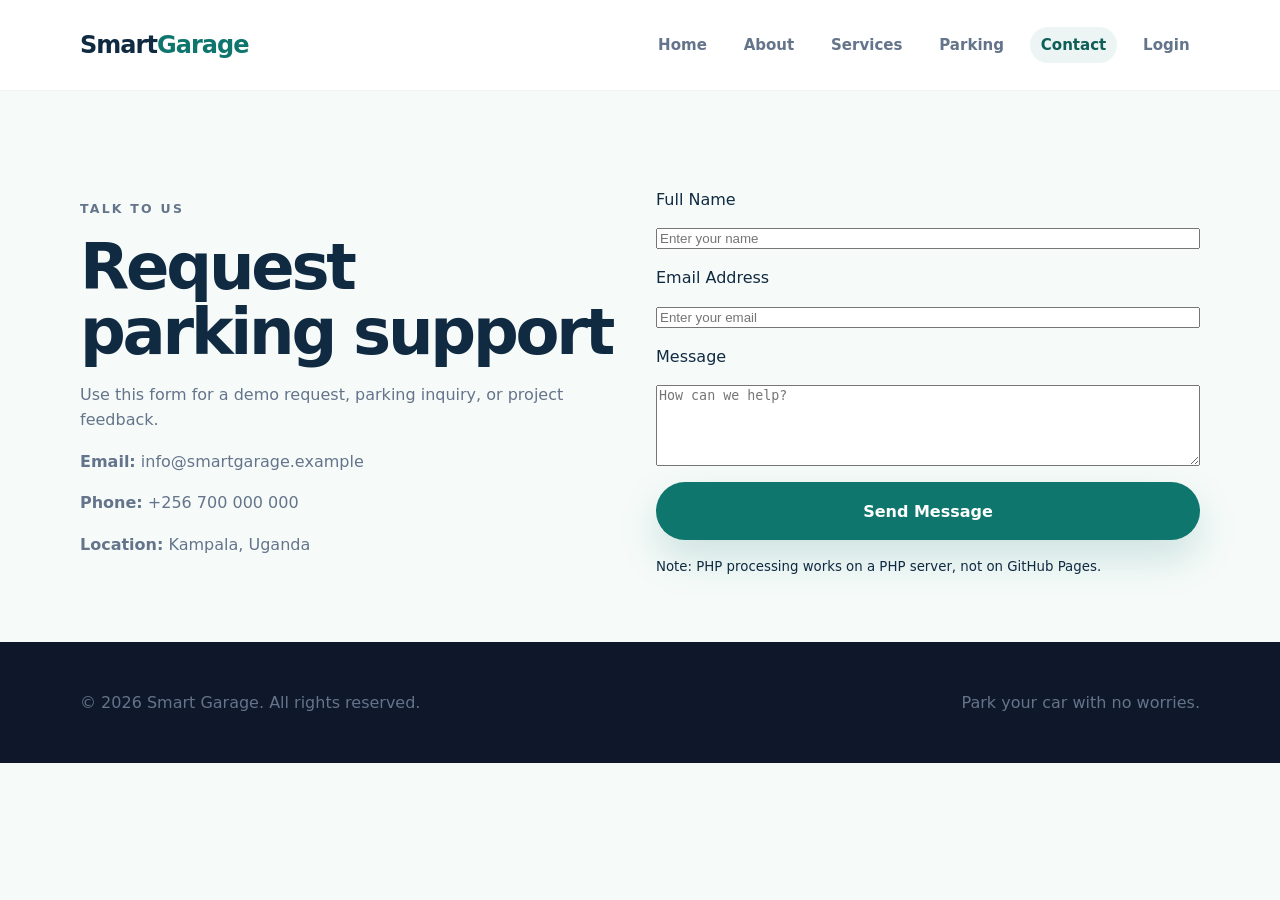
<file: old_contact.html>
<!DOCTYPE html>
<html lang="en">
<head>
  <meta charset="UTF-8" />
  <meta name="viewport" content="width=device-width, initial-scale=1.0" />
  <title>Contact | Smart Garage</title>
  <link rel="stylesheet" href="Assets/css/styles.css" />
</head>
<body>
  <header class="site-header">
    <nav class="navbar container">
      <a class="logo" href="index.html">Smart<span>Garage</span></a>
      <button class="menu-toggle" aria-label="Open navigation">☰</button>
      <ul class="nav-links">
        <li><a href="index.html" class="">Home</a></li>
<li><a href="about.html" class="">About</a></li>
<li><a href="services.html" class="">Services</a></li>
<li><a href="parking.html" class="">Parking</a></li>
<li><a href="contact.html" class="active">Contact</a></li>
        <li><a href="login.html">Login</a></li>
      </ul>
    </nav>
  </header>

  <main>
    <section class="page-hero">
      <div class="container contact-grid">
        <div><p class="eyebrow">Talk to us</p><h1>Request parking support</h1><p class="lead">Use this form for a demo request, parking inquiry, or project feedback.</p><div class="contact-details"><p><strong>Email:</strong> info@smartgarage.example</p><p><strong>Phone:</strong> +256 700 000 000</p><p><strong>Location:</strong> Kampala, Uganda</p></div></div>
        <form class="contact-form" action="contact.php" method="POST"><label for="name">Full Name</label><input type="text" id="name" name="name" placeholder="Enter your name" required><label for="email">Email Address</label><input type="email" id="email" name="email" placeholder="Enter your email" required><label for="message">Message</label><textarea id="message" name="message" rows="5" placeholder="How can we help?" required></textarea><button type="submit" class="btn btn-primary">Send Message</button><small>Note: PHP processing works on a PHP server, not on GitHub Pages.</small></form>
      </div>
    </section>
  </main>

  <footer class="footer">
    <div class="container footer-grid">
      <p>© 2026 Smart Garage. All rights reserved.</p>
      <p>Park your car with no worries.</p>
    </div>
  </footer>

  <script src="Assets/js/script.js"></script>
</body>
</html>
</file>
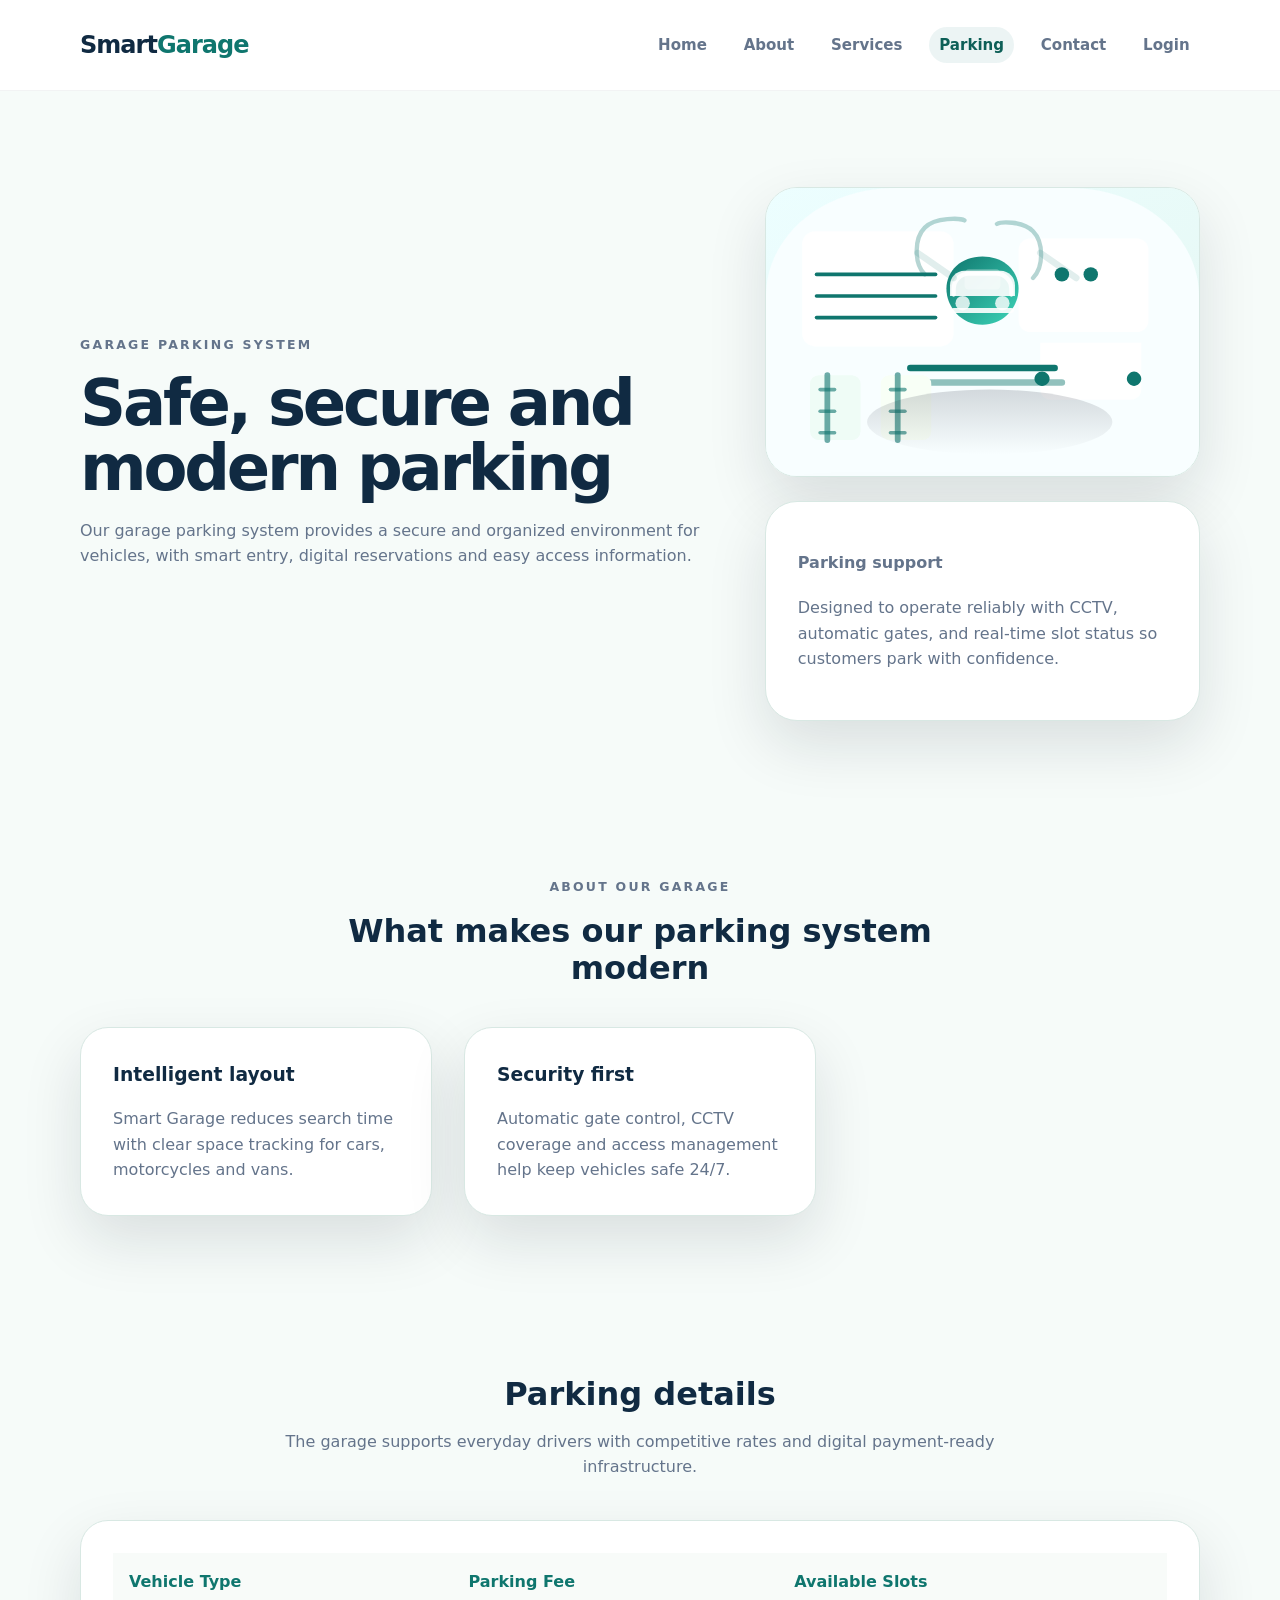
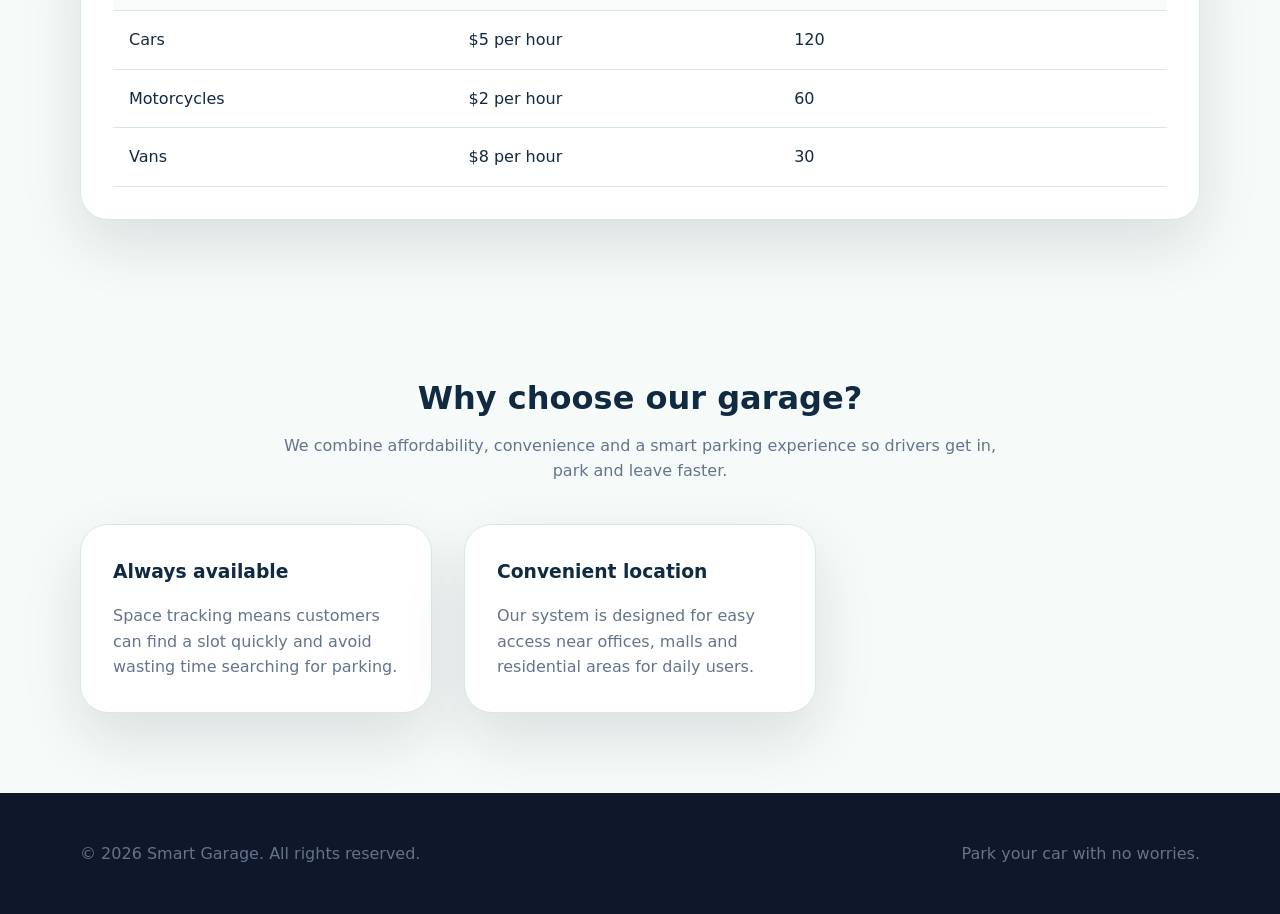
<file: parking.html>
<!DOCTYPE html>
<html lang="en">
<head>
  <meta charset="UTF-8" />
  <meta name="viewport" content="width=device-width, initial-scale=1.0" />
  <title>Parking | Smart Garage</title>
  <link rel="stylesheet" href="Assets/css/styles.css" />
</head>
<body>
  <header class="site-header">
    <nav class="navbar container">
      <a class="logo" href="index.html">Smart<span>Garage</span></a>
      <button class="menu-toggle" aria-label="Open navigation">☰</button>
      <ul class="nav-links">
        <li><a href="index.html">Home</a></li>
        <li><a href="about.html">About</a></li>
        <li><a href="services.html">Services</a></li>
        <li><a href="parking.html" class="active">Parking</a></li>
        <li><a href="contact.html">Contact</a></li>
        <li><a href="login.html">Login</a></li>
      </ul>
    </nav>
  </header>

  <main>
    <section class="page-hero">
      <div class="container hero-grid">
        <div class="hero-copy">
          <p class="eyebrow">Garage Parking System</p>
          <h1>Safe, secure and modern parking</h1>
          <p>Our garage parking system provides a secure and organized environment for vehicles, with smart entry, digital reservations and easy access information.</p>
        </div>
        <div class="hero-panel">
          <div class="hero-image">
            <img src="Assets/Images/hero-illustration.svg" alt="Smart Garage parking illustration" />
          </div>
          <div class="hero-card">
            <p class="hero-card-title">Parking support</p>
            <p>Designed to operate reliably with CCTV, automatic gates, and real-time slot status so customers park with confidence.</p>
          </div>
        </div>
      </div>
    </section>

    <section class="section container">
      <div class="section-heading">
        <p class="eyebrow">About our garage</p>
        <h2>What makes our parking system modern</h2>
      </div>
      <div class="feature-grid">
        <article class="card">
          <h3>Intelligent layout</h3>
          <p>Smart Garage reduces search time with clear space tracking for cars, motorcycles and vans.</p>
        </article>
        <article class="card">
          <h3>Security first</h3>
          <p>Automatic gate control, CCTV coverage and access management help keep vehicles safe 24/7.</p>
        </article>
      </div>
    </section>

    <section class="section container">
      <div class="section-heading">
        <h2>Parking details</h2>
        <p>The garage supports everyday drivers with competitive rates and digital payment-ready infrastructure.</p>
      </div>
      <div class="table-card">
        <table>
          <thead>
            <tr><th>Vehicle Type</th><th>Parking Fee</th><th>Available Slots</th></tr>
          </thead>
          <tbody>
            <tr><td>Cars</td><td>$5 per hour</td><td>120</td></tr>
            <tr><td>Motorcycles</td><td>$2 per hour</td><td>60</td></tr>
            <tr><td>Vans</td><td>$8 per hour</td><td>30</td></tr>
          </tbody>
        </table>
      </div>
    </section>

    <section class="section container">
      <div class="section-heading">
        <h2>Why choose our garage?</h2>
        <p>We combine affordability, convenience and a smart parking experience so drivers get in, park and leave faster.</p>
      </div>
      <div class="feature-grid">
        <article class="card">
          <h3>Always available</h3>
          <p>Space tracking means customers can find a slot quickly and avoid wasting time searching for parking.</p>
        </article>
        <article class="card">
          <h3>Convenient location</h3>
          <p>Our system is designed for easy access near offices, malls and residential areas for daily users.</p>
        </article>
      </div>
    </section>
  </main>

  <footer class="footer">
    <div class="container footer-grid">
      <p>© 2026 Smart Garage. All rights reserved.</p>
      <p>Park your car with no worries.</p>
    </div>
  </footer>

  <script src="Assets/js/script.js"></script>
</body>
</html>
</file>
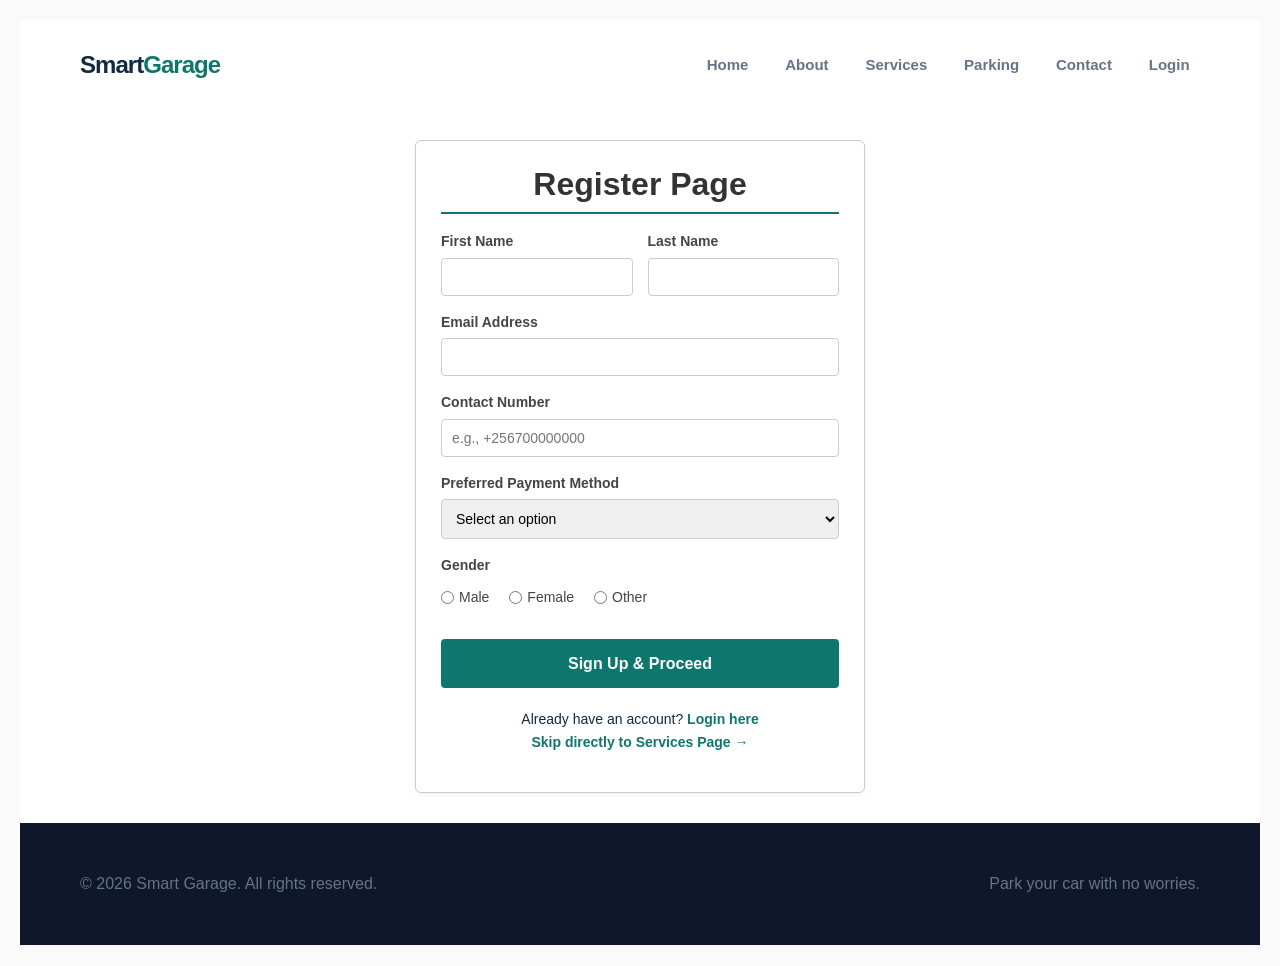
<file: register.html>
<!DOCTYPE html>
<html lang="en">
<head>
  <meta charset="UTF-8" />
  <meta name="viewport" content="width=device-width, initial-scale=1.0" />
  <title>Register | Smart Garage</title>
  <link rel="stylesheet" href="Assets/css/styles.css" />
</head>
<body>
  <header class="site-header">
    <nav class="navbar container">
      <a class="logo" href="index.html">Smart<span>Garage</span></a>
      <button class="menu-toggle" aria-label="Open navigation">☰</button>
      <ul class="nav-links">
        <li><a href="index.html" class="">Home</a></li>
<li><a href="about.html" class="">About</a></li>
<li><a href="services.html" class="">Services</a></li>
<li><a href="parking.html" class="">Parking</a></li>
<li><a href="contact.html" class="">Contact</a></li>
        <li><a href="login.html">Login</a></li>
      </ul>
    </nav>
 <style>
        body { 
            font-family: Arial, sans-serif; 
            margin: 0; 
            padding: 20px; 
            background-color: #fafafa; 
        }
        .form-container { 
            max-width: 450px; 
            margin: 30px auto; 
            padding: 25px; 
            border: 1px solid #ccc; 
            border-radius: 6px; 
            background: #fff; 
            box-shadow: 0 2px 5px rgba(0,0,0,0.05);
        }
        h2 { 
            color: #333; 
            text-align: center; 
            margin-top: 0;
            border-bottom: 2px solid #0f766e;
            padding-bottom: 10px;
        }
        .form-group { 
            margin-bottom: 15px; 
        }
        .form-row {
            display: flex;
            gap: 15px;
        }
        .form-row .form-group {
            flex: 1;
        }
        label { 
            display: block; 
            margin-bottom: 5px; 
            font-weight: bold; 
            font-size: 14px;
            color: #444;
        }
        input, select { 
            width: 100%; 
            padding: 10px; 
            box-sizing: border-box; 
            border: 1px solid #ccc;
            border-radius: 4px;
            font-size: 14px;
        }
        .radio-group {
            display: flex;
            gap: 20px;
            padding-top: 5px;
        }
        .radio-group label {
            font-weight: normal;
            display: flex;
            align-items: center;
            gap: 5px;
            cursor: pointer;
        }
        .radio-group input[type="radio"] {
            width: auto;
            margin: 0;
        }
        button { 
            background-color: #0f766e; 
            color: white; 
            border: none; 
            padding: 12px; 
            width: 100%; 
            cursor: pointer; 
            border-radius: 4px; 
            font-weight: bold; 
            font-size: 16px;
            margin-top: 10px;
        }
        button:hover { 
            background-color: #0d5c55; 
        }
        .link-note { 
            text-align: center; 
            margin-top: 20px; 
            font-size: 14px; 
            line-height: 1.6;
        }
        .link-note a { 
            color: #0f766e; 
            font-weight: bold; 
            text-decoration: none; 
        }
    </style>
</head>
<body>

    <div class="form-container">
        <h2>Register Page</h2>
        <form action="services.html" method="get">
            
            <div class="form-row">
                <div class="form-group">
                    <label for="firstName">First Name</label>
                    <input type="text" id="firstName" name="firstName" required>
                </div>
                <div class="form-group">
                    <label for="lastName">Last Name</label>
                    <input type="text" id="lastName" name="lastName" required>
                </div>
            </div>

            <div class="form-group">
                <label for="email">Email Address</label>
                <input type="email" id="email" name="email" required>
            </div>

            <div class="form-group">
                <label for="contact">Contact Number</label>
                <input type="tel" id="contact" name="contact" placeholder="e.g., +256700000000" required>
            </div>

            <div class="form-group">
                <label for="paymentMethod">Preferred Payment Method</label>
                <select id="paymentMethod" name="paymentMethod" required>
                    <option value="" disabled selected>Select an option</option>
                    <option value="mobile_money">Mobile Money</option>
                    <option value="card">Credit/Debit Card</option>
                    <option value="digital_wallet">Digital Wallet</option>
                </select>
            </div>

            <div class="form-group">
                <label>Gender</label>
                <div class="radio-group">
                    <label>
                        <input type="radio" name="gender" value="male" required> Male
                    </label>
                    <label>
                        <input type="radio" name="gender" value="female" required> Female
                    </label>
                    <label>
                        <input type="radio" name="gender" value="other" required> Other
                    </label>
                </div>
            </div>

            <button type="submit">Sign Up & Proceed</button>
        </form>
        
        <p class="link-note">
            Already have an account? <a href="login.html">Login here</a><br>
            <a href="services.html">Skip directly to Services Page →</a>
        </p>
    </div>


  <footer class="footer">
    <div class="container footer-grid">
      <p>© 2026 Smart Garage. All rights reserved.</p>
      <p>Park your car with no worries.</p>
    </div>
  </footer>

  <script src="Assets/js/script.js"></script>
</body>
</html>
</file>
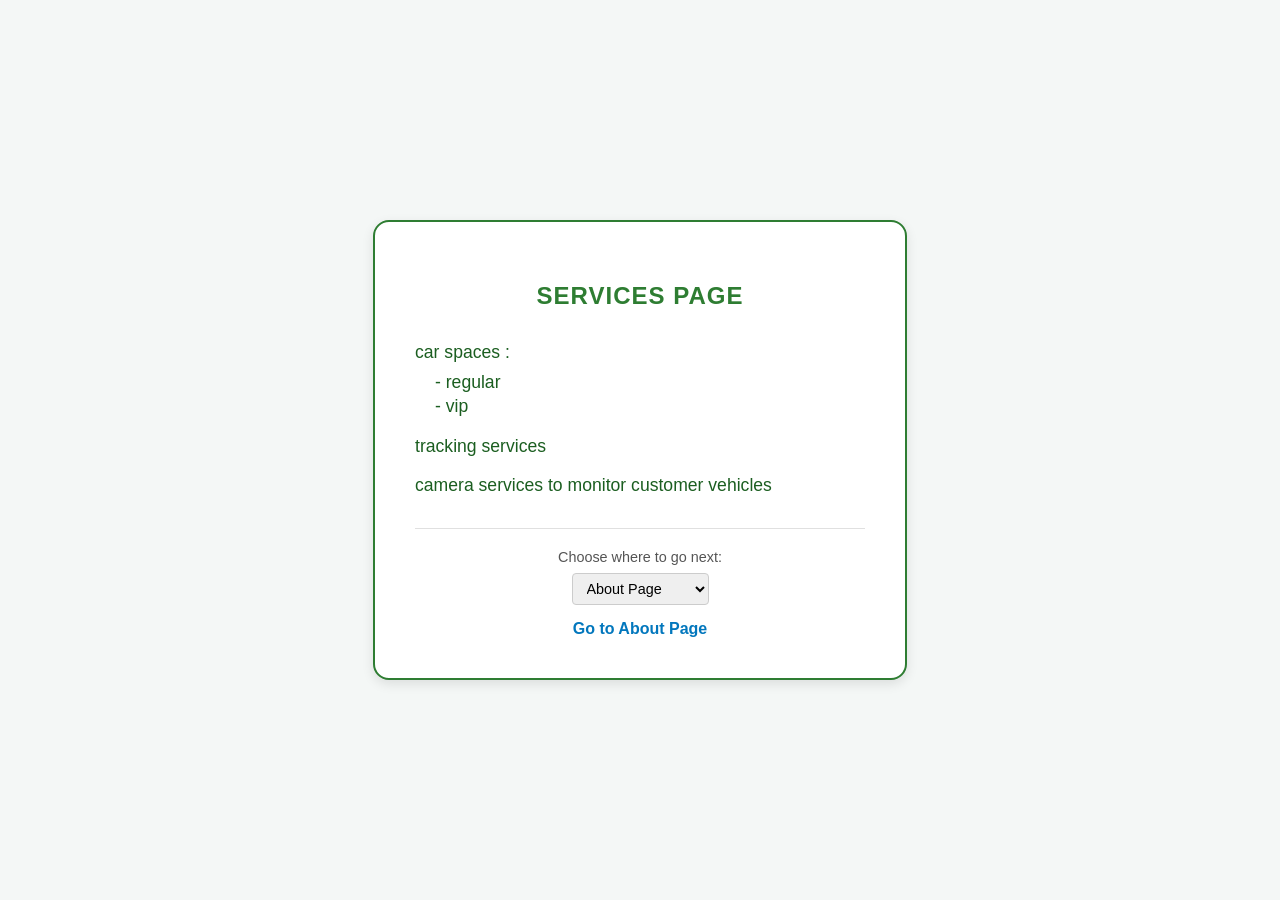
<file: s.html>
<!DOCTYPE html>
<html lang="en">
<head>
    <meta charset="UTF-8">
    <meta name="viewport" content="width=device-width, initial-scale=1.0">
    <title>Services Page</title>
    <style>
        body {
            font-family: 'Segoe UI', Tahoma, Geneva, Verdana, sans-serif;
            background-color: #f4f7f6;
            display: flex;
            justify-content: center;
            align-items: center;
            height: 100vh;
            margin: 0;
        }

        .services-container {
            background-color: #ffffff;
            border: 2px solid #2e7d32; /* Green border from your wireframe */
            border-radius: 16px;
            padding: 40px;
            width: 90%;
            max-width: 450px;
            box-shadow: 0 4px 12px rgba(0,0,0,0.1);
        }

        h2 {
            color: #2e7d32;
            text-align: center;
            text-transform: uppercase;
            letter-spacing: 1px;
            margin-bottom: 30px;
            font-size: 1.5rem;
        }

        .services-list {
            list-style-type: none;
            padding: 0;
            margin: 0 0 30px 0;
        }

        .services-list > li {
            color: #1b5e20;
            font-size: 1.1rem;
            margin-bottom: 15px;
            line-height: 1.4;
        }

        .sub-list {
            list-style-type: none;
            padding-left: 20px;
            margin-top: 5px;
        }

        .sub-list li {
            position: relative;
        }

        .sub-list li::before {
            content: "- ";
        }

        /* Navigation selector styles */
        .navigation-box {
            border-top: 1px solid #e0e0e0;
            padding-top: 20px;
            text-align: center;
        }

        label {
            font-size: 0.9rem;
            color: #555;
            display: block;
            margin-bottom: 8px;
        }

        select {
            padding: 6px 10px;
            border-radius: 4px;
            border: 1px solid #ccc;
            margin-bottom: 15px;
            font-size: 0.9rem;
        }

        .dynamic-link {
            display: inline-block;
            color: #0277bd;
            text-decoration: none;
            font-weight: bold;
            transition: color 0.2s;
        }

        .dynamic-link:hover {
            text-decoration: underline;
            color: #01579b;
        }
    </style>
</head>
<body>

    <div class="services-container">
        <h2>Services Page</h2>
        
        <ul class="services-list">
            <li>
                car spaces :
                <ul class="sub-list">
                    <li>regular</li>
                    <li>vip</li>
                </ul>
            </li>
            <li>tracking services</li>
            <li>camera services to monitor customer vehicles</li>
        </ul>

        <div class="navigation-box">
            <label for="page-selector">Choose where to go next:</label>
            <select id="page-selector" onchange="updateLink()">
                <option value="about.html">About Page</option>
                <option value="contact.html">Contacts Page</option>
            </select>
            <br>
            <a id="dynamic-nav-link" class="dynamic-link" href="about.html">Proceed to Destination</a>
        </div>
    </div>

    <script>
        // JavaScript function to update the <a> tag depending on what is selected
        function updateLink() {
            const selector = document.getElementById('page-selector');
            const link = document.getElementById('dynamic-nav-link');
            
            // Update the href attribute
            link.href = selector.value;
            
            // Optional: Update text to clearly show where it's pointing
            const selectedText = selector.options[selector.selectedIndex].text;
            link.innerText = `Go to ${selectedText}`;
        }
        
        // Run once on load to establish initial state
        updateLink();
    </script>

</body>
</html>
</file>
<file: Assets/css/styles.css>
/* Smart Garage unified stylesheet */
:root {
  --bg: #f6fbf9;
  --surface: #ffffff;
  --surface-strong: #f1f8f5;
  --surface-dark: #0f172a;
  --primary: #0f766e;
  --primary-dark: #0d5f57;
  --accent: #f59e0b;
  --muted: #64748b;
  --text: #102a42;
  --border: #d8e8e3;
  --shadow: 0 24px 60px rgba(15, 23, 42, 0.12);
}

* {
  box-sizing: border-box;
}

html {
  scroll-behavior: smooth;
}

body {
  margin: 0;
  font-family: Inter, system-ui, -apple-system, BlinkMacSystemFont, 'Segoe UI', sans-serif;
  background: var(--bg);
  color: var(--text);
  line-height: 1.6;
}

a {
  color: inherit;
  text-decoration: none;
}

img {
  max-width: 100%;
  display: block;
}

button {
  font: inherit;
}

.container {
  width: min(1120px, calc(100% - 40px));
  margin: 0 auto;
}

.site-header {
  position: sticky;
  top: 0;
  z-index: 50;
  background: rgba(255, 255, 255, 0.95);
  backdrop-filter: blur(14px);
  border-bottom: 1px solid rgba(15, 23, 42, 0.05);
}

.navbar {
  display: flex;
  align-items: center;
  justify-content: space-between;
  gap: 1rem;
  padding: 1rem 0;
}

.logo {
  font-size: 1.5rem;
  font-weight: 800;
  letter-spacing: -0.04em;
}

.logo span {
  color: var(--primary);
}

.nav-links {
  display: flex;
  gap: 1rem;
  list-style: none;
  align-items: center;
}

.nav-links a {
  position: relative;
  color: var(--muted);
  font-size: 0.94rem;
  font-weight: 600;
  padding: 0.55rem 0.65rem;
  border-radius: 999px;
  transition: color 0.2s ease, background 0.2s ease;
}

.nav-links a:hover,
.nav-links a.active {
  color: var(--primary-dark);
  background: rgba(15, 118, 110, 0.08);
}

.menu-toggle {
  display: none;
  border: 0;
  background: var(--primary);
  color: white;
  padding: 0.75rem 1rem;
  border-radius: 999px;
  font-size: 1rem;
  cursor: pointer;
}

.page-hero {
  padding: 6rem 0 4rem;
}

.hero-grid,
.section-grid,
.feature-grid,
.info-grid,
.stats-grid,
.contact-grid,
.form-grid,
.gallery-grid {
  display: grid;
  gap: 2rem;
}

.hero-grid {
  grid-template-columns: 1.2fr 0.8fr;
  align-items: center;
}

.hero-copy {
  max-width: 620px;
}

.eyebrow {
  color: var(--primary);
  font-size: 0.78rem;
  letter-spacing: 0.18em;
  text-transform: uppercase;
  font-weight: 800;
  margin-bottom: 1rem;
}

h1,
h2,
h3 {
  margin: 0;
}

h1 {
  font-size: clamp(2.6rem, 5vw, 4.4rem);
  line-height: 1.02;
  letter-spacing: -0.05em;
  margin-bottom: 1rem;
}

h2 {
  font-size: clamp(1.8rem, 2.5vw, 2.8rem);
  margin-bottom: 1rem;
  line-height: 1.15;
}

.page-hero p,
.section-heading p,
.card p,
.info-box p,
.contact-copy p,
.footer p,
.form-note {
  color: var(--muted);
}

.hero-actions {
  display: flex;
  flex-wrap: wrap;
  gap: 1rem;
  margin-top: 2rem;
}

.btn {
  display: inline-flex;
  align-items: center;
  justify-content: center;
  gap: 0.5rem;
  border-radius: 999px;
  padding: 0.95rem 1.6rem;
  font-weight: 700;
  border: 1px solid transparent;
  transition: transform 0.2s ease, background 0.2s ease, box-shadow 0.2s ease;
}

.btn:hover {
  transform: translateY(-1px);
}

.btn-primary {
  background: var(--primary);
  color: white;
  box-shadow: 0 18px 40px rgba(15, 118, 110, 0.18);
}

.btn-secondary,
.btn-outline {
  background: white;
  color: var(--text);
  border-color: var(--border);
}

.btn-secondary:hover,
.btn-outline:hover {
  background: #f5fbf8;
}

.hero-panel {
  display: grid;
  gap: 1.5rem;
}

.hero-image {
  border-radius: 2rem;
  overflow: hidden;
  box-shadow: var(--shadow);
  border: 1px solid var(--border);
}

.hero-image img {
  width: 100%;
  display: block;
}

.feature-icon {
  width: 46px;
  height: 46px;
  margin-bottom: 1.25rem;
}

.hero-card,
.card,
.info-box,
.contact-panel,
.section-block,
.form-card,
.table-card {
  background: white;
  border: 1px solid var(--border);
  border-radius: 1.75rem;
  box-shadow: var(--shadow);
  padding: 2rem;
}

.hero-card {
  border-radius: 2rem;
  padding: 2rem;
}

.hero-card-title {
  font-weight: 800;
  margin-bottom: 1.2rem;
}

.slots-grid {
  display: grid;
  gap: 0.9rem;
}

.slots-grid div {
  display: flex;
  justify-content: space-between;
  align-items: center;
  padding: 1rem 1.15rem;
  border-radius: 1.25rem;
  background: var(--surface-strong);
  color: var(--text);
}

.slot-label {
  font-weight: 700;
  color: var(--muted);
}

.hero-info {
  display: grid;
  grid-template-columns: repeat(2, minmax(0, 1fr));
  gap: 1rem;
  margin-top: 1.5rem;
}

.hero-info div {
  padding: 1rem;
  border-radius: 1.5rem;
  border: 1px solid var(--border);
  background: var(--surface);
}

.hero-info strong {
  display: block;
  font-size: 1.6rem;
  margin-bottom: 0.35rem;
  color: var(--primary-dark);
}

.section {
  padding: 5rem 0;
}

.section-heading {
  max-width: 720px;
  margin: 0 auto 2.5rem;
  text-align: center;
}

.feature-grid {
  grid-template-columns: repeat(3, minmax(0, 1fr));
}

.card {
  padding: 2rem;
}

.card h3 {
  margin-bottom: 0.9rem;
}

.card p {
  margin-bottom: 0;
}

.info-grid {
  grid-template-columns: 1fr 1fr;
}

.info-box {
  display: flex;
  flex-direction: column;
  gap: 1rem;
}

.info-box h3 {
  font-size: 1.25rem;
}

.info-box li {
  margin-bottom: 0.85rem;
  color: var(--muted);
}

.stats {
  margin-top: -2rem;
  position: relative;
  z-index: 1;
}

.stats-grid {
  grid-template-columns: repeat(3, minmax(0, 1fr));
}

.stat-card {
  display: grid;
  gap: 0.75rem;
  padding: 1.75rem;
  border-radius: 1.5rem;
  border: 1px solid var(--border);
  background: white;
  box-shadow: var(--shadow);
}

.stat-card strong {
  font-size: 2rem;
  color: var(--primary);
}

.stat-card span {
  color: var(--muted);
  font-weight: 700;
}

.cta {
  padding-bottom: 5rem;
}

.cta-card {
  display: grid;
  grid-template-columns: 1.5fr auto;
  gap: 2rem;
  align-items: center;
  padding: 2rem 2.5rem;
  background: linear-gradient(135deg, rgba(15,118,110,0.12), rgba(245,158,11,0.1));
}

.cta-card h2 {
  font-size: 2rem;
}

.footer {
  background: #0f172a;
  color: #cbd5e1;
  padding: 2rem 0;
}

.footer .footer-grid {
  display: flex;
  justify-content: space-between;
  align-items: center;
  gap: 1rem;
  flex-wrap: wrap;
}

.footer a {
  color: #cbd5e1;
}

.contact-grid {
  grid-template-columns: 1fr 1fr;
  align-items: start;
}

.contact-panel {
  display: grid;
  gap: 1rem;
}

.contact-form {
  display: grid;
  gap: 1rem;
}

.form-card {
  padding: 2rem;
}

.form-card label {
  display: block;
  margin-bottom: 0.4rem;
  font-weight: 700;
}

.form-card input,
.form-card textarea,
.form-card select {
  width: 100%;
  padding: 0.95rem 1rem;
  border: 1px solid var(--border);
  border-radius: 1rem;
  background: white;
  font: inherit;
}

.form-card textarea {
  resize: vertical;
  min-height: 140px;
}

.form-note,
.form-card small {
  display: block;
  color: var(--muted);
  margin-top: 0.5rem;
}

.table-card table {
  width: 100%;
  border-collapse: collapse;
}

.table-card th,
.table-card td {
  padding: 1rem;
  border-bottom: 1px solid var(--border);
  text-align: left;
}

.table-card th {
  color: var(--primary);
  background: #f8fbf9;
}

.table-card tr:hover {
  background: #f5fbf8;
}

.gallery-grid {
  grid-template-columns: repeat(2, minmax(0, 1fr));
}

.form-card .form-row {
  display: grid;
  grid-template-columns: 1fr 1fr;
  gap: 1rem;
}

.page-note {
  max-width: 720px;
  margin: 1rem auto 0;
  color: var(--muted);
}

@media (max-width: 960px) {
  .hero-grid,
  .info-grid,
  .stats-grid,
  .feature-grid,
  .contact-grid,
  .gallery-grid,
  .form-card .form-row,
  .cta-card {
    grid-template-columns: 1fr;
  }

  .cta-card {
    text-align: center;
  }
}

@media (max-width: 720px) {
  .navbar {
    flex-wrap: wrap;
  }

  .menu-toggle {
    display: inline-flex;
  }

  .nav-links {
    display: none;
    position: absolute;
    inset: auto 1.5rem auto 1.5rem;
    flex-direction: column;
    gap: 0.75rem;
    padding: 1.5rem;
    border-radius: 1.5rem;
    background: white;
    box-shadow: var(--shadow);
    border: 1px solid var(--border);
  }

  .nav-links.show {
    display: flex;
  }

  .nav-links a {
    width: 100%;
  }
}
</file>
